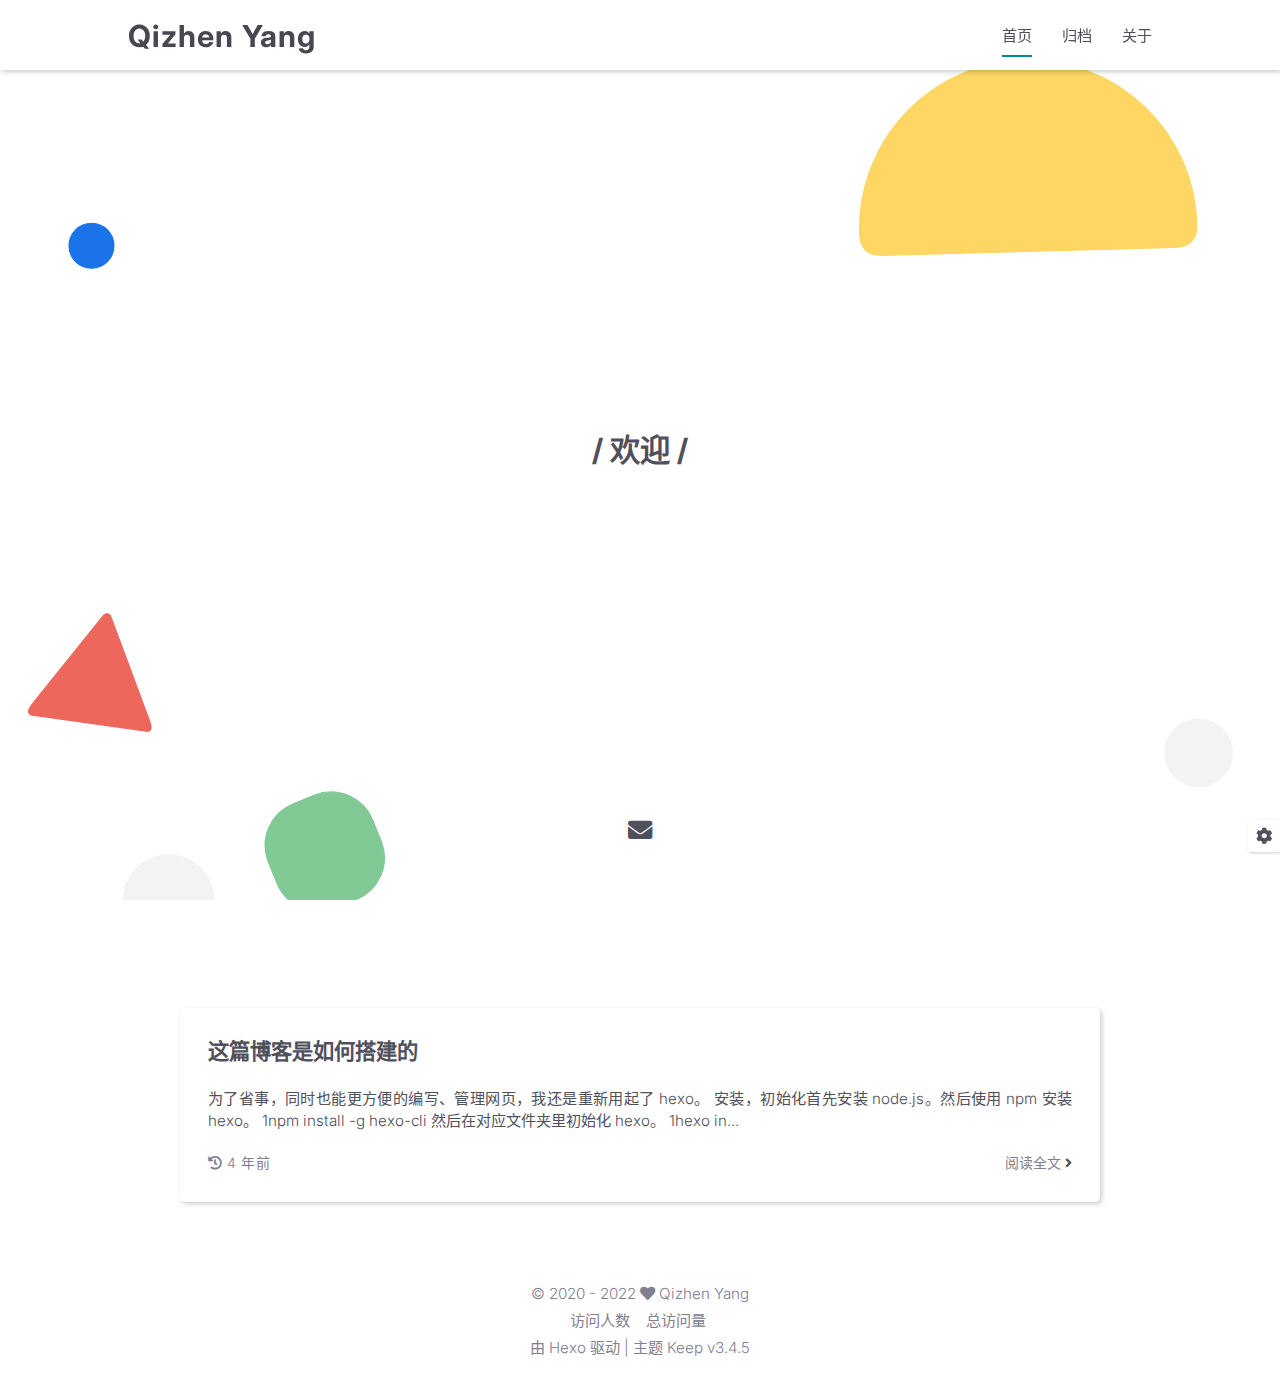
<file: index.html>
<!DOCTYPE html>
<html lang="zh-CN">
<head>
    <meta charset="utf-8">
    <meta name="viewport" content="width=device-width, initial-scale=1, maximum-scale=1">
    <meta name="keywords" content="Hexo Theme Keep">
    <meta name="description" content="Hexo Theme Keep">
    <meta name="author" content="Qizhen Yang">
    
    <title>
        
        Qizhen Yang
    </title>
    
<link rel="stylesheet" href="/css/style.css">

    <!-- <link rel="shortcut icon" href="/"> -->
    
<link rel="stylesheet" href="/css/font-awesome.min.css">

    <script id="hexo-configurations">
    let KEEP = window.KEEP || {};
    KEEP.hexo_config = {"hostname":"qizhen-yang.cn","root":"/","language":"zh-CN"};
    KEEP.theme_config = {"toc":{"enable":false,"number":false,"expand_all":false,"init_open":false},"style":{"primary_color":"#008899","article_img_align":"left","left_side_width":"260px","content_max_width":"920px","hover":{"shadow":false,"scale":false},"first_screen":{"enable":true,"background_img":"/images/bg.svg","description":"/ 欢迎 /"},"scroll":{"progress_bar":{"enable":false},"percent":{"enable":false}}},"local_search":{"enable":false,"preload":false},"code_copy":{"enable":false,"style":"default"},"pjax":{"enable":false},"lazyload":{"enable":false},"version":"3.4.5"};
    KEEP.language_ago = {"second":"%s 秒前","minute":"%s 分钟前","hour":"%s 小时前","day":"%s 天前","week":"%s 周前","month":"%s 个月前","year":"%s 年前"};
  </script>
<meta name="generator" content="Hexo 5.4.2"></head>


<body>
<div class="progress-bar-container">
    

    
</div>


<main class="page-container">

    
        <div class="first-screen-container flex-center fade-in-down-animation">
    <div class="content flex-center">
        <div class="description">
            / 欢迎 /
        </div>
        
            <div class="s-icon-list">
                            <span class="s-icon-item email">
                                <a href="mailto:hello@qizhen-yang.cn">
                                    <i class="fas fa-envelope"></i>
                                </a>
                            </span>
                        
                    

            </div>
        
    </div>
</div>

    

    <div class="page-main-content">

        <div class="page-main-content-top">
            <header class="header-wrapper">

    <div class="header-content has-first-screen">
        <div class="left">
            
            <a class="logo-title" href="/">
                Qizhen Yang
            </a>
        </div>

        <div class="right">
            <div class="pc">
                <ul class="menu-list">
                    
                        <li class="menu-item">
                            <a class="active"
                               href="/"
                            >
                                首页
                            </a>
                        </li>
                    
                        <li class="menu-item">
                            <a class=""
                               href="/archives"
                            >
                                归档
                            </a>
                        </li>
                    
                        <li class="menu-item">
                            <a class=""
                               href="/about"
                            >
                                关于
                            </a>
                        </li>
                    
                    
                </ul>
            </div>
            <div class="mobile">
                
                <div class="icon-item menu-bar">
                    <div class="menu-bar-middle"></div>
                </div>
            </div>
        </div>
    </div>

    <div class="header-drawer">
        <ul class="drawer-menu-list">
            
                <li class="drawer-menu-item flex-center">
                    <a class="active"
                       href="/">首页</a>
                </li>
            
                <li class="drawer-menu-item flex-center">
                    <a class=""
                       href="/archives">归档</a>
                </li>
            
                <li class="drawer-menu-item flex-center">
                    <a class=""
                       href="/about">关于</a>
                </li>
            
        </ul>
    </div>

    <div class="window-mask"></div>

</header>


        </div>

        <div class="page-main-content-middle">

            <div class="main-content">

                
                    <div class="home-content-container fade-in-down-animation">
    <ul class="home-article-list">
        
            <li class="home-article-item">

                

                <h3 class="home-article-title">
                    <a href="/2022/08/02/%E8%BF%99%E7%AF%87%E5%8D%9A%E5%AE%A2%E6%98%AF%E5%A6%82%E4%BD%95%E6%90%AD%E5%BB%BA%E7%9A%84/">
                        这篇博客是如何搭建的
                    </a>
                </h3>

                <div class="home-article-content markdown-body">
                    
                        为了省事，同时也能更方便的编写、管理网页，我还是重新用起了 hexo。
安装，初始化首先安装 node.js。然后使用 npm 安装 hexo。
1npm install -g hexo-cli
然后在对应文件夹里初始化 hexo。
1hexo in...
                    
                </div>

                <div class="home-article-meta-info-container">
    <div class="home-article-meta-info">
        <span><i class="fas fa-history"></i>&nbsp;<span class="home-article-date" data-date="Tue Aug 02 2022 17:04:54 GMT+0800">2022-08-02</span></span>
        
        
    </div>

    <a href="/2022/08/02/%E8%BF%99%E7%AF%87%E5%8D%9A%E5%AE%A2%E6%98%AF%E5%A6%82%E4%BD%95%E6%90%AD%E5%BB%BA%E7%9A%84/">阅读全文&nbsp;<i class="fas fa-angle-right"></i></a>
</div>

            </li>
        
    </ul>

    <div class="home-paginator">
        <div class="paginator">
    

    
</div>

    </div>
</div>


                
            </div>

        </div>

        <div class="page-main-content-bottom">
            <footer class="footer">
    <div class="info-container">
        <div class="copyright-info info-item">
            &copy;
            
              <span>2020</span>
              -
            
            2022&nbsp;<i class="fas fa-heart icon-animate"></i>&nbsp;<a href="/">Qizhen Yang</a>
        </div>
        
            <script async  src="//busuanzi.ibruce.info/busuanzi/2.3/busuanzi.pure.mini.js"></script>
            <div class="website-count info-item">
                
                    <span id="busuanzi_container_site_uv">
                        访问人数&nbsp;<span id="busuanzi_value_site_uv"></span>&ensp;
                    </span>
                
                
                    <span id="busuanzi_container_site_pv">
                        总访问量&nbsp;<span id="busuanzi_value_site_pv"></span>
                    </span>
                
            </div>
        
        <div class="theme-info info-item">
            由 <a target="_blank" href="https://hexo.io">Hexo</a> 驱动&nbsp;|&nbsp;主题&nbsp;<a class="theme-version" target="_blank" href="https://github.com/XPoet/hexo-theme-keep">Keep v3.4.5</a>
        </div>
        
        
    </div>
</footer>

        </div>
    </div>

    

    <div class="right-bottom-side-tools">
        <div class="side-tools-container">
    <ul class="side-tools-list">
        <li class="tools-item tool-font-adjust-plus flex-center">
            <i class="fas fa-search-plus"></i>
        </li>

        <li class="tools-item tool-font-adjust-minus flex-center">
            <i class="fas fa-search-minus"></i>
        </li>

        <li class="tools-item tool-expand-width flex-center">
            <i class="fas fa-arrows-alt-h"></i>
        </li>

        <li class="tools-item tool-dark-light-toggle flex-center">
            <i class="fas fa-moon"></i>
        </li>

        <!-- rss -->
        

        
            <li class="tools-item tool-scroll-to-top flex-center">
                <i class="fas fa-arrow-up"></i>
            </li>
        

        <li class="tools-item tool-scroll-to-bottom flex-center">
            <i class="fas fa-arrow-down"></i>
        </li>
    </ul>

    <ul class="exposed-tools-list">
        <li class="tools-item tool-toggle-show flex-center">
            <i class="fas fa-cog fa-spin"></i>
        </li>
        
    </ul>
</div>

    </div>

    

    <div class="image-viewer-container">
    <img src="">
</div>


    

</main>





<script src="/js/utils.js"></script>

<script src="/js/main.js"></script>

<script src="/js/header-shrink.js"></script>

<script src="/js/back2top.js"></script>

<script src="/js/dark-light-toggle.js"></script>








<div class="post-scripts">
    
</div>



</body>
</html>
</file>
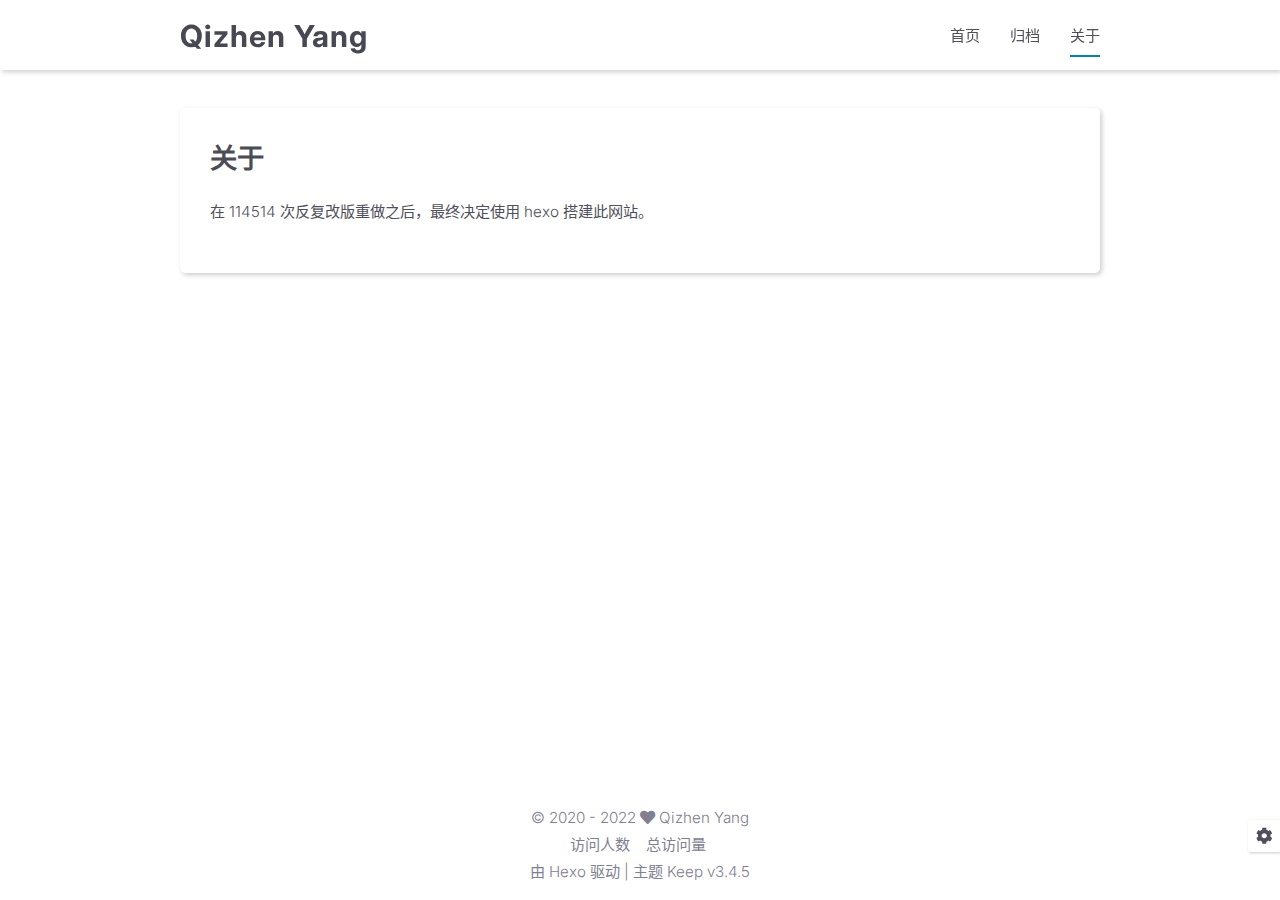
<file: about/index.html>
<!DOCTYPE html>
<html lang="zh-CN">
<head>
    <meta charset="utf-8">
    <meta name="viewport" content="width=device-width, initial-scale=1, maximum-scale=1">
    <meta name="keywords" content="Hexo Theme Keep">
    <meta name="description" content="Hexo Theme Keep">
    <meta name="author" content="Qizhen Yang">
    
    <title>
        
            关于 |
        
        Qizhen Yang
    </title>
    
<link rel="stylesheet" href="/css/style.css">

    <!-- <link rel="shortcut icon" href="/"> -->
    
<link rel="stylesheet" href="/css/font-awesome.min.css">

    <script id="hexo-configurations">
    let KEEP = window.KEEP || {};
    KEEP.hexo_config = {"hostname":"qizhen-yang.cn","root":"/","language":"zh-CN"};
    KEEP.theme_config = {"toc":{"enable":false,"number":false,"expand_all":false,"init_open":false},"style":{"primary_color":"#008899","article_img_align":"left","left_side_width":"260px","content_max_width":"920px","hover":{"shadow":false,"scale":false},"first_screen":{"enable":true,"background_img":"/images/bg.svg","description":"/ 欢迎 /"},"scroll":{"progress_bar":{"enable":false},"percent":{"enable":false}}},"local_search":{"enable":false,"preload":false},"code_copy":{"enable":false,"style":"default"},"pjax":{"enable":false},"lazyload":{"enable":false},"version":"3.4.5"};
    KEEP.language_ago = {"second":"%s 秒前","minute":"%s 分钟前","hour":"%s 小时前","day":"%s 天前","week":"%s 周前","month":"%s 个月前","year":"%s 年前"};
  </script>
<meta name="generator" content="Hexo 5.4.2"></head>


<body>
<div class="progress-bar-container">
    

    
</div>


<main class="page-container">

    

    <div class="page-main-content">

        <div class="page-main-content-top">
            <header class="header-wrapper">

    <div class="header-content">
        <div class="left">
            
            <a class="logo-title" href="/">
                Qizhen Yang
            </a>
        </div>

        <div class="right">
            <div class="pc">
                <ul class="menu-list">
                    
                        <li class="menu-item">
                            <a class=""
                               href="/"
                            >
                                首页
                            </a>
                        </li>
                    
                        <li class="menu-item">
                            <a class=""
                               href="/archives"
                            >
                                归档
                            </a>
                        </li>
                    
                        <li class="menu-item">
                            <a class="active"
                               href="/about"
                            >
                                关于
                            </a>
                        </li>
                    
                    
                </ul>
            </div>
            <div class="mobile">
                
                <div class="icon-item menu-bar">
                    <div class="menu-bar-middle"></div>
                </div>
            </div>
        </div>
    </div>

    <div class="header-drawer">
        <ul class="drawer-menu-list">
            
                <li class="drawer-menu-item flex-center">
                    <a class=""
                       href="/">首页</a>
                </li>
            
                <li class="drawer-menu-item flex-center">
                    <a class=""
                       href="/archives">归档</a>
                </li>
            
                <li class="drawer-menu-item flex-center">
                    <a class="active"
                       href="/about">关于</a>
                </li>
            
        </ul>
    </div>

    <div class="window-mask"></div>

</header>


        </div>

        <div class="page-main-content-middle">

            <div class="main-content">

                
                    <div class="fade-in-down-animation">
    <div class="page-template-container">
        
        
        <div class="page-template-content markdown-body">
            
                <h1 id="关于"><a href="#关于" class="headerlink" title="关于"></a>关于</h1><p>在 114514 次反复改版重做之后，最终决定使用 hexo 搭建此网站。</p>

            
        </div>
        <div class="page-template-comments">
            
        </div>
    </div>
</div>


                
            </div>

        </div>

        <div class="page-main-content-bottom">
            <footer class="footer">
    <div class="info-container">
        <div class="copyright-info info-item">
            &copy;
            
              <span>2020</span>
              -
            
            2022&nbsp;<i class="fas fa-heart icon-animate"></i>&nbsp;<a href="/">Qizhen Yang</a>
        </div>
        
            <script async  src="//busuanzi.ibruce.info/busuanzi/2.3/busuanzi.pure.mini.js"></script>
            <div class="website-count info-item">
                
                    <span id="busuanzi_container_site_uv">
                        访问人数&nbsp;<span id="busuanzi_value_site_uv"></span>&ensp;
                    </span>
                
                
                    <span id="busuanzi_container_site_pv">
                        总访问量&nbsp;<span id="busuanzi_value_site_pv"></span>
                    </span>
                
            </div>
        
        <div class="theme-info info-item">
            由 <a target="_blank" href="https://hexo.io">Hexo</a> 驱动&nbsp;|&nbsp;主题&nbsp;<a class="theme-version" target="_blank" href="https://github.com/XPoet/hexo-theme-keep">Keep v3.4.5</a>
        </div>
        
        
    </div>
</footer>

        </div>
    </div>

    

    <div class="right-bottom-side-tools">
        <div class="side-tools-container">
    <ul class="side-tools-list">
        <li class="tools-item tool-font-adjust-plus flex-center">
            <i class="fas fa-search-plus"></i>
        </li>

        <li class="tools-item tool-font-adjust-minus flex-center">
            <i class="fas fa-search-minus"></i>
        </li>

        <li class="tools-item tool-expand-width flex-center">
            <i class="fas fa-arrows-alt-h"></i>
        </li>

        <li class="tools-item tool-dark-light-toggle flex-center">
            <i class="fas fa-moon"></i>
        </li>

        <!-- rss -->
        

        
            <li class="tools-item tool-scroll-to-top flex-center">
                <i class="fas fa-arrow-up"></i>
            </li>
        

        <li class="tools-item tool-scroll-to-bottom flex-center">
            <i class="fas fa-arrow-down"></i>
        </li>
    </ul>

    <ul class="exposed-tools-list">
        <li class="tools-item tool-toggle-show flex-center">
            <i class="fas fa-cog fa-spin"></i>
        </li>
        
    </ul>
</div>

    </div>

    

    <div class="image-viewer-container">
    <img src="">
</div>


    

</main>




<script src="/js/utils.js"></script>

<script src="/js/main.js"></script>

<script src="/js/header-shrink.js"></script>

<script src="/js/back2top.js"></script>

<script src="/js/dark-light-toggle.js"></script>








<div class="post-scripts">
    
</div>



</body>
</html>
</file>
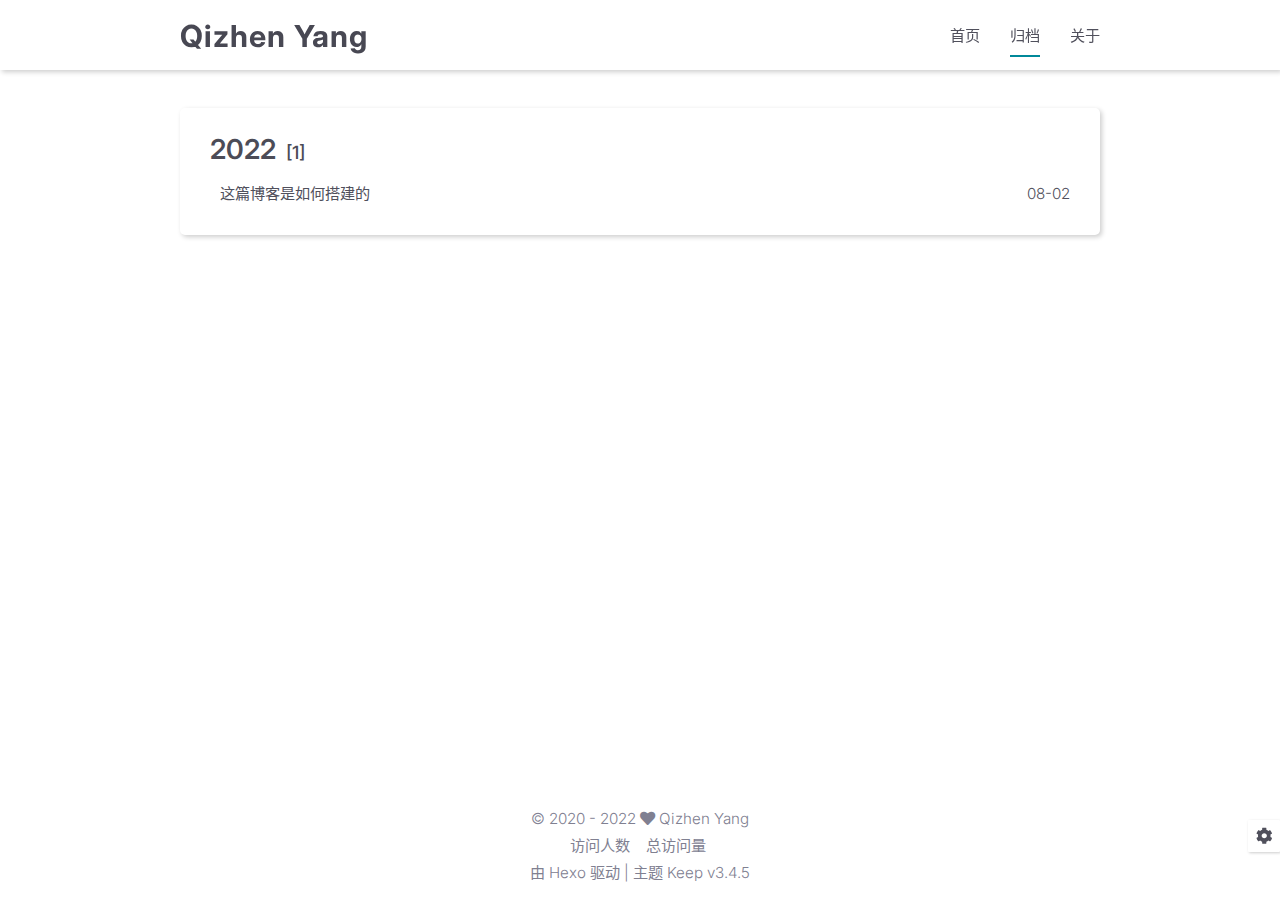
<file: archives/index.html>
<!DOCTYPE html>
<html lang="zh-CN">
<head>
    <meta charset="utf-8">
    <meta name="viewport" content="width=device-width, initial-scale=1, maximum-scale=1">
    <meta name="keywords" content="Hexo Theme Keep">
    <meta name="description" content="Hexo Theme Keep">
    <meta name="author" content="Qizhen Yang">
    
    <title>
        
            归档 |
        
        Qizhen Yang
    </title>
    
<link rel="stylesheet" href="/css/style.css">

    <!-- <link rel="shortcut icon" href="/"> -->
    
<link rel="stylesheet" href="/css/font-awesome.min.css">

    <script id="hexo-configurations">
    let KEEP = window.KEEP || {};
    KEEP.hexo_config = {"hostname":"qizhen-yang.cn","root":"/","language":"zh-CN"};
    KEEP.theme_config = {"toc":{"enable":false,"number":false,"expand_all":false,"init_open":false},"style":{"primary_color":"#008899","article_img_align":"left","left_side_width":"260px","content_max_width":"920px","hover":{"shadow":false,"scale":false},"first_screen":{"enable":true,"background_img":"/images/bg.svg","description":"/ 欢迎 /"},"scroll":{"progress_bar":{"enable":false},"percent":{"enable":false}}},"local_search":{"enable":false,"preload":false},"code_copy":{"enable":false,"style":"default"},"pjax":{"enable":false},"lazyload":{"enable":false},"version":"3.4.5"};
    KEEP.language_ago = {"second":"%s 秒前","minute":"%s 分钟前","hour":"%s 小时前","day":"%s 天前","week":"%s 周前","month":"%s 个月前","year":"%s 年前"};
  </script>
<meta name="generator" content="Hexo 5.4.2"></head>


<body>
<div class="progress-bar-container">
    

    
</div>


<main class="page-container">

    

    <div class="page-main-content">

        <div class="page-main-content-top">
            <header class="header-wrapper">

    <div class="header-content">
        <div class="left">
            
            <a class="logo-title" href="/">
                Qizhen Yang
            </a>
        </div>

        <div class="right">
            <div class="pc">
                <ul class="menu-list">
                    
                        <li class="menu-item">
                            <a class=""
                               href="/"
                            >
                                首页
                            </a>
                        </li>
                    
                        <li class="menu-item">
                            <a class="active"
                               href="/archives"
                            >
                                归档
                            </a>
                        </li>
                    
                        <li class="menu-item">
                            <a class=""
                               href="/about"
                            >
                                关于
                            </a>
                        </li>
                    
                    
                </ul>
            </div>
            <div class="mobile">
                
                <div class="icon-item menu-bar">
                    <div class="menu-bar-middle"></div>
                </div>
            </div>
        </div>
    </div>

    <div class="header-drawer">
        <ul class="drawer-menu-list">
            
                <li class="drawer-menu-item flex-center">
                    <a class=""
                       href="/">首页</a>
                </li>
            
                <li class="drawer-menu-item flex-center">
                    <a class="active"
                       href="/archives">归档</a>
                </li>
            
                <li class="drawer-menu-item flex-center">
                    <a class=""
                       href="/about">关于</a>
                </li>
            
        </ul>
    </div>

    <div class="window-mask"></div>

</header>


        </div>

        <div class="page-main-content-middle">

            <div class="main-content">

                
                    <div class="fade-in-down-animation">
    <div class="archive-container ">
        
<div class="archive-list-container">
    
        <section class="archive-item">
            <div class="archive-item-header">
                <span class="archive-year">2022</span>
                <span class="archive-year-post-count">[1]</span>
            </div>
            <ul class="article-list">
                
                    <li class="article-item">
                        <a class="article-title"
                           href="/2022/08/02/%E8%BF%99%E7%AF%87%E5%8D%9A%E5%AE%A2%E6%98%AF%E5%A6%82%E4%BD%95%E6%90%AD%E5%BB%BA%E7%9A%84/"
                        >这篇博客是如何搭建的</a>
                        <span class="article-date">08-02</span>
                    </li>
                
            </ul>
        </section>
    
</div>

    </div>
</div>

                
            </div>

        </div>

        <div class="page-main-content-bottom">
            <footer class="footer">
    <div class="info-container">
        <div class="copyright-info info-item">
            &copy;
            
              <span>2020</span>
              -
            
            2022&nbsp;<i class="fas fa-heart icon-animate"></i>&nbsp;<a href="/">Qizhen Yang</a>
        </div>
        
            <script async  src="//busuanzi.ibruce.info/busuanzi/2.3/busuanzi.pure.mini.js"></script>
            <div class="website-count info-item">
                
                    <span id="busuanzi_container_site_uv">
                        访问人数&nbsp;<span id="busuanzi_value_site_uv"></span>&ensp;
                    </span>
                
                
                    <span id="busuanzi_container_site_pv">
                        总访问量&nbsp;<span id="busuanzi_value_site_pv"></span>
                    </span>
                
            </div>
        
        <div class="theme-info info-item">
            由 <a target="_blank" href="https://hexo.io">Hexo</a> 驱动&nbsp;|&nbsp;主题&nbsp;<a class="theme-version" target="_blank" href="https://github.com/XPoet/hexo-theme-keep">Keep v3.4.5</a>
        </div>
        
        
    </div>
</footer>

        </div>
    </div>

    

    <div class="right-bottom-side-tools">
        <div class="side-tools-container">
    <ul class="side-tools-list">
        <li class="tools-item tool-font-adjust-plus flex-center">
            <i class="fas fa-search-plus"></i>
        </li>

        <li class="tools-item tool-font-adjust-minus flex-center">
            <i class="fas fa-search-minus"></i>
        </li>

        <li class="tools-item tool-expand-width flex-center">
            <i class="fas fa-arrows-alt-h"></i>
        </li>

        <li class="tools-item tool-dark-light-toggle flex-center">
            <i class="fas fa-moon"></i>
        </li>

        <!-- rss -->
        

        
            <li class="tools-item tool-scroll-to-top flex-center">
                <i class="fas fa-arrow-up"></i>
            </li>
        

        <li class="tools-item tool-scroll-to-bottom flex-center">
            <i class="fas fa-arrow-down"></i>
        </li>
    </ul>

    <ul class="exposed-tools-list">
        <li class="tools-item tool-toggle-show flex-center">
            <i class="fas fa-cog fa-spin"></i>
        </li>
        
    </ul>
</div>

    </div>

    

    <div class="image-viewer-container">
    <img src="">
</div>


    

</main>




<script src="/js/utils.js"></script>

<script src="/js/main.js"></script>

<script src="/js/header-shrink.js"></script>

<script src="/js/back2top.js"></script>

<script src="/js/dark-light-toggle.js"></script>








<div class="post-scripts">
    
</div>



</body>
</html>
</file>
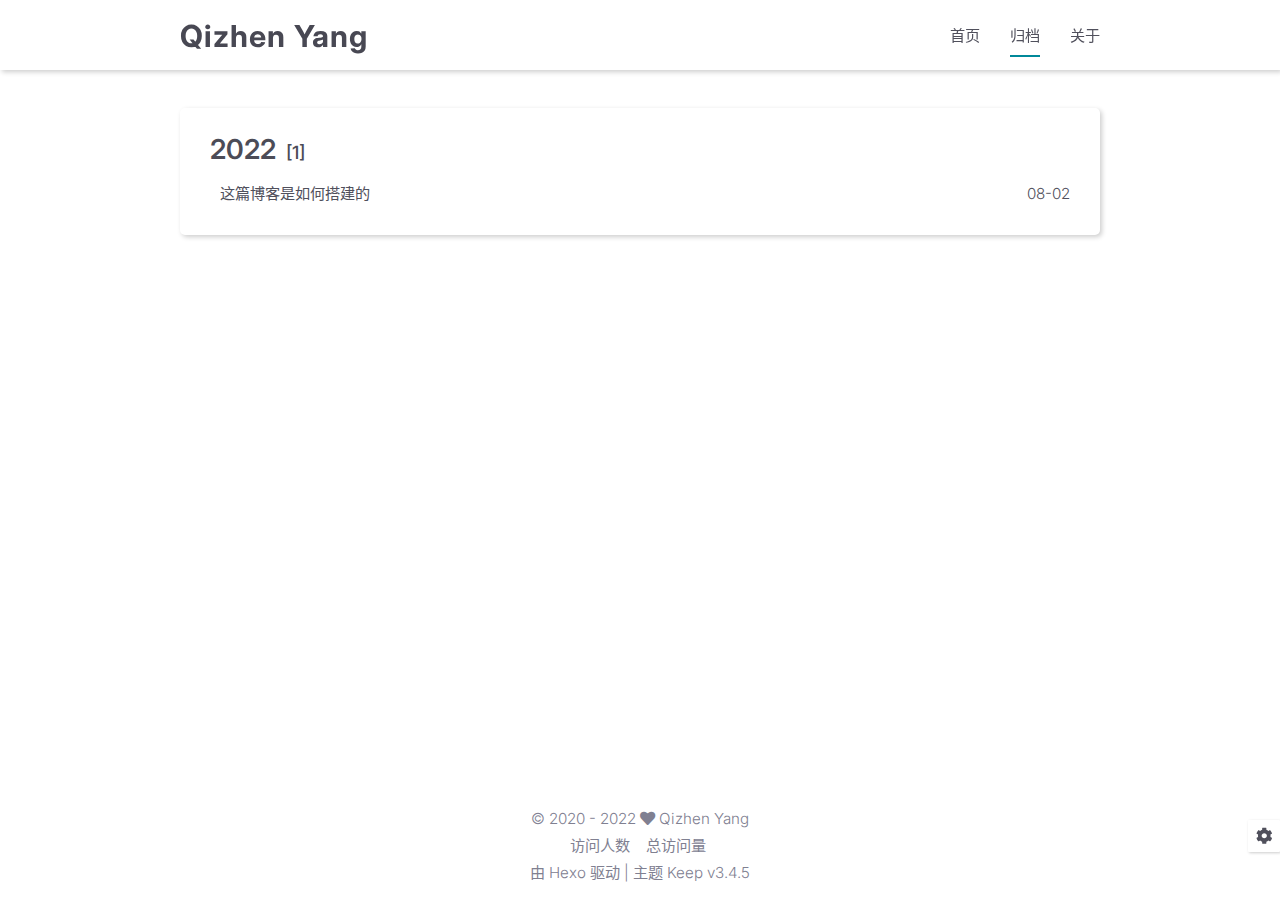
<file: archives/2022/index.html>
<!DOCTYPE html>
<html lang="zh-CN">
<head>
    <meta charset="utf-8">
    <meta name="viewport" content="width=device-width, initial-scale=1, maximum-scale=1">
    <meta name="keywords" content="Hexo Theme Keep">
    <meta name="description" content="Hexo Theme Keep">
    <meta name="author" content="Qizhen Yang">
    
    <title>
        
            归档: 2022 |
        
        Qizhen Yang
    </title>
    
<link rel="stylesheet" href="/css/style.css">

    <!-- <link rel="shortcut icon" href="/"> -->
    
<link rel="stylesheet" href="/css/font-awesome.min.css">

    <script id="hexo-configurations">
    let KEEP = window.KEEP || {};
    KEEP.hexo_config = {"hostname":"qizhen-yang.cn","root":"/","language":"zh-CN"};
    KEEP.theme_config = {"toc":{"enable":false,"number":false,"expand_all":false,"init_open":false},"style":{"primary_color":"#008899","article_img_align":"left","left_side_width":"260px","content_max_width":"920px","hover":{"shadow":false,"scale":false},"first_screen":{"enable":true,"background_img":"/images/bg.svg","description":"/ 欢迎 /"},"scroll":{"progress_bar":{"enable":false},"percent":{"enable":false}}},"local_search":{"enable":false,"preload":false},"code_copy":{"enable":false,"style":"default"},"pjax":{"enable":false},"lazyload":{"enable":false},"version":"3.4.5"};
    KEEP.language_ago = {"second":"%s 秒前","minute":"%s 分钟前","hour":"%s 小时前","day":"%s 天前","week":"%s 周前","month":"%s 个月前","year":"%s 年前"};
  </script>
<meta name="generator" content="Hexo 5.4.2"></head>


<body>
<div class="progress-bar-container">
    

    
</div>


<main class="page-container">

    

    <div class="page-main-content">

        <div class="page-main-content-top">
            <header class="header-wrapper">

    <div class="header-content">
        <div class="left">
            
            <a class="logo-title" href="/">
                Qizhen Yang
            </a>
        </div>

        <div class="right">
            <div class="pc">
                <ul class="menu-list">
                    
                        <li class="menu-item">
                            <a class=""
                               href="/"
                            >
                                首页
                            </a>
                        </li>
                    
                        <li class="menu-item">
                            <a class="active"
                               href="/archives"
                            >
                                归档
                            </a>
                        </li>
                    
                        <li class="menu-item">
                            <a class=""
                               href="/about"
                            >
                                关于
                            </a>
                        </li>
                    
                    
                </ul>
            </div>
            <div class="mobile">
                
                <div class="icon-item menu-bar">
                    <div class="menu-bar-middle"></div>
                </div>
            </div>
        </div>
    </div>

    <div class="header-drawer">
        <ul class="drawer-menu-list">
            
                <li class="drawer-menu-item flex-center">
                    <a class=""
                       href="/">首页</a>
                </li>
            
                <li class="drawer-menu-item flex-center">
                    <a class="active"
                       href="/archives">归档</a>
                </li>
            
                <li class="drawer-menu-item flex-center">
                    <a class=""
                       href="/about">关于</a>
                </li>
            
        </ul>
    </div>

    <div class="window-mask"></div>

</header>


        </div>

        <div class="page-main-content-middle">

            <div class="main-content">

                
                    <div class="fade-in-down-animation">
    <div class="archive-container ">
        
<div class="archive-list-container">
    
        <section class="archive-item">
            <div class="archive-item-header">
                <span class="archive-year">2022</span>
                <span class="archive-year-post-count">[1]</span>
            </div>
            <ul class="article-list">
                
                    <li class="article-item">
                        <a class="article-title"
                           href="/2022/08/02/%E8%BF%99%E7%AF%87%E5%8D%9A%E5%AE%A2%E6%98%AF%E5%A6%82%E4%BD%95%E6%90%AD%E5%BB%BA%E7%9A%84/"
                        >这篇博客是如何搭建的</a>
                        <span class="article-date">08-02</span>
                    </li>
                
            </ul>
        </section>
    
</div>

    </div>
</div>

                
            </div>

        </div>

        <div class="page-main-content-bottom">
            <footer class="footer">
    <div class="info-container">
        <div class="copyright-info info-item">
            &copy;
            
              <span>2020</span>
              -
            
            2022&nbsp;<i class="fas fa-heart icon-animate"></i>&nbsp;<a href="/">Qizhen Yang</a>
        </div>
        
            <script async  src="//busuanzi.ibruce.info/busuanzi/2.3/busuanzi.pure.mini.js"></script>
            <div class="website-count info-item">
                
                    <span id="busuanzi_container_site_uv">
                        访问人数&nbsp;<span id="busuanzi_value_site_uv"></span>&ensp;
                    </span>
                
                
                    <span id="busuanzi_container_site_pv">
                        总访问量&nbsp;<span id="busuanzi_value_site_pv"></span>
                    </span>
                
            </div>
        
        <div class="theme-info info-item">
            由 <a target="_blank" href="https://hexo.io">Hexo</a> 驱动&nbsp;|&nbsp;主题&nbsp;<a class="theme-version" target="_blank" href="https://github.com/XPoet/hexo-theme-keep">Keep v3.4.5</a>
        </div>
        
        
    </div>
</footer>

        </div>
    </div>

    

    <div class="right-bottom-side-tools">
        <div class="side-tools-container">
    <ul class="side-tools-list">
        <li class="tools-item tool-font-adjust-plus flex-center">
            <i class="fas fa-search-plus"></i>
        </li>

        <li class="tools-item tool-font-adjust-minus flex-center">
            <i class="fas fa-search-minus"></i>
        </li>

        <li class="tools-item tool-expand-width flex-center">
            <i class="fas fa-arrows-alt-h"></i>
        </li>

        <li class="tools-item tool-dark-light-toggle flex-center">
            <i class="fas fa-moon"></i>
        </li>

        <!-- rss -->
        

        
            <li class="tools-item tool-scroll-to-top flex-center">
                <i class="fas fa-arrow-up"></i>
            </li>
        

        <li class="tools-item tool-scroll-to-bottom flex-center">
            <i class="fas fa-arrow-down"></i>
        </li>
    </ul>

    <ul class="exposed-tools-list">
        <li class="tools-item tool-toggle-show flex-center">
            <i class="fas fa-cog fa-spin"></i>
        </li>
        
    </ul>
</div>

    </div>

    

    <div class="image-viewer-container">
    <img src="">
</div>


    

</main>




<script src="/js/utils.js"></script>

<script src="/js/main.js"></script>

<script src="/js/header-shrink.js"></script>

<script src="/js/back2top.js"></script>

<script src="/js/dark-light-toggle.js"></script>








<div class="post-scripts">
    
</div>



</body>
</html>
</file>
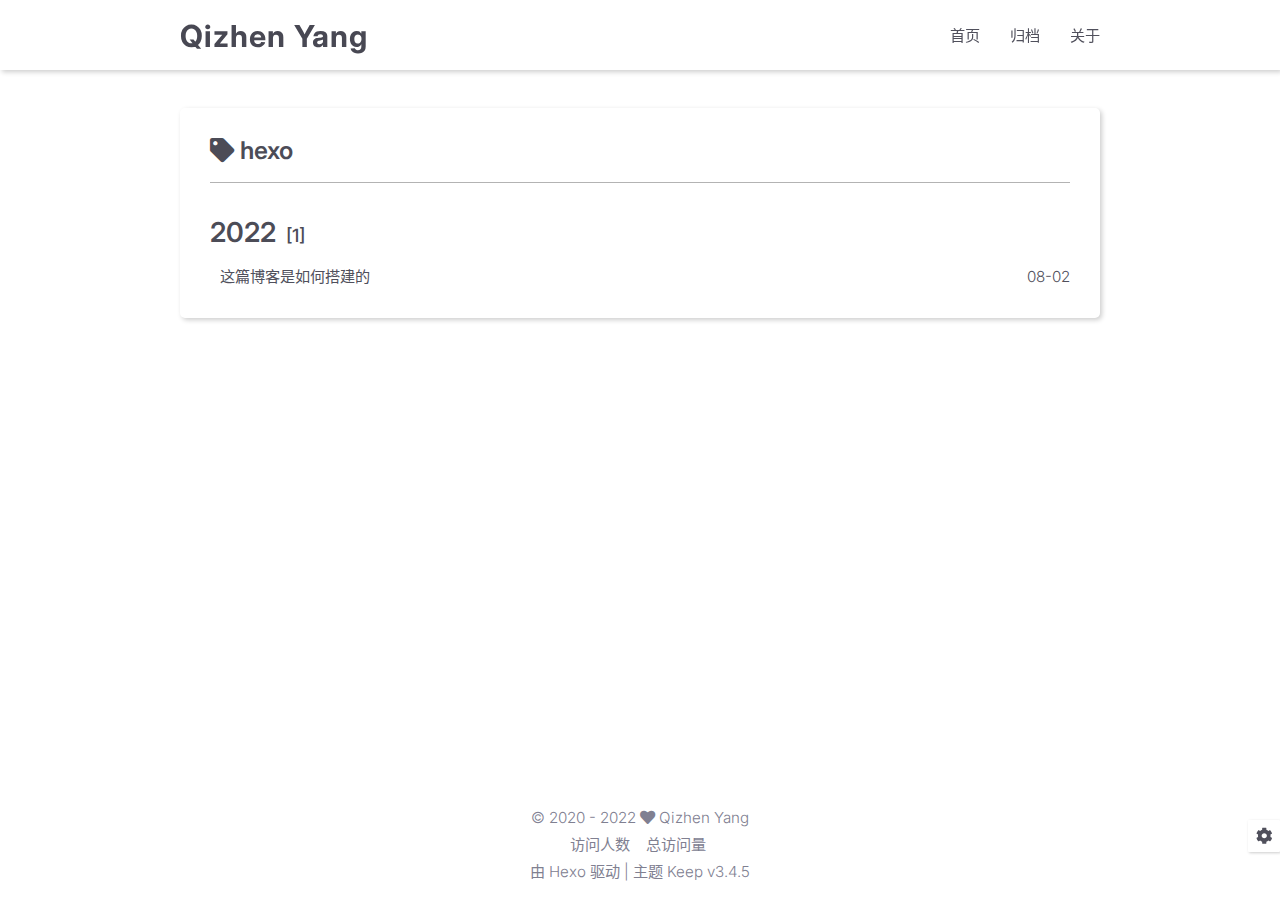
<file: tags/hexo/index.html>
<!DOCTYPE html>
<html lang="zh-CN">
<head>
    <meta charset="utf-8">
    <meta name="viewport" content="width=device-width, initial-scale=1, maximum-scale=1">
    <meta name="keywords" content="Hexo Theme Keep">
    <meta name="description" content="Hexo Theme Keep">
    <meta name="author" content="Qizhen Yang">
    
    <title>
        
            标签: hexo |
        
        Qizhen Yang
    </title>
    
<link rel="stylesheet" href="/css/style.css">

    <!-- <link rel="shortcut icon" href="/"> -->
    
<link rel="stylesheet" href="/css/font-awesome.min.css">

    <script id="hexo-configurations">
    let KEEP = window.KEEP || {};
    KEEP.hexo_config = {"hostname":"qizhen-yang.cn","root":"/","language":"zh-CN"};
    KEEP.theme_config = {"toc":{"enable":false,"number":false,"expand_all":false,"init_open":false},"style":{"primary_color":"#008899","article_img_align":"left","left_side_width":"260px","content_max_width":"920px","hover":{"shadow":false,"scale":false},"first_screen":{"enable":true,"background_img":"/images/bg.svg","description":"/ 欢迎 /"},"scroll":{"progress_bar":{"enable":false},"percent":{"enable":false}}},"local_search":{"enable":false,"preload":false},"code_copy":{"enable":false,"style":"default"},"pjax":{"enable":false},"lazyload":{"enable":false},"version":"3.4.5"};
    KEEP.language_ago = {"second":"%s 秒前","minute":"%s 分钟前","hour":"%s 小时前","day":"%s 天前","week":"%s 周前","month":"%s 个月前","year":"%s 年前"};
  </script>
<meta name="generator" content="Hexo 5.4.2"></head>


<body>
<div class="progress-bar-container">
    

    
</div>


<main class="page-container">

    

    <div class="page-main-content">

        <div class="page-main-content-top">
            <header class="header-wrapper">

    <div class="header-content">
        <div class="left">
            
            <a class="logo-title" href="/">
                Qizhen Yang
            </a>
        </div>

        <div class="right">
            <div class="pc">
                <ul class="menu-list">
                    
                        <li class="menu-item">
                            <a class=""
                               href="/"
                            >
                                首页
                            </a>
                        </li>
                    
                        <li class="menu-item">
                            <a class=""
                               href="/archives"
                            >
                                归档
                            </a>
                        </li>
                    
                        <li class="menu-item">
                            <a class=""
                               href="/about"
                            >
                                关于
                            </a>
                        </li>
                    
                    
                </ul>
            </div>
            <div class="mobile">
                
                <div class="icon-item menu-bar">
                    <div class="menu-bar-middle"></div>
                </div>
            </div>
        </div>
    </div>

    <div class="header-drawer">
        <ul class="drawer-menu-list">
            
                <li class="drawer-menu-item flex-center">
                    <a class=""
                       href="/">首页</a>
                </li>
            
                <li class="drawer-menu-item flex-center">
                    <a class=""
                       href="/archives">归档</a>
                </li>
            
                <li class="drawer-menu-item flex-center">
                    <a class=""
                       href="/about">关于</a>
                </li>
            
        </ul>
    </div>

    <div class="window-mask"></div>

</header>


        </div>

        <div class="page-main-content-middle">

            <div class="main-content">

                
                    <div class="fade-in-down-animation">
    <div class="tag-container">
        <div class="tag-name"><i class="fas fa-tag"></i>&nbsp;hexo
        </div>
        <div class="tag-post-list">
            
<div class="archive-list-container">
    
        <section class="archive-item">
            <div class="archive-item-header">
                <span class="archive-year">2022</span>
                <span class="archive-year-post-count">[1]</span>
            </div>
            <ul class="article-list">
                
                    <li class="article-item">
                        <a class="article-title"
                           href="/2022/08/02/%E8%BF%99%E7%AF%87%E5%8D%9A%E5%AE%A2%E6%98%AF%E5%A6%82%E4%BD%95%E6%90%AD%E5%BB%BA%E7%9A%84/"
                        >这篇博客是如何搭建的</a>
                        <span class="article-date">08-02</span>
                    </li>
                
            </ul>
        </section>
    
</div>

        </div>
    </div>

    <div class="tag-paginator">
        <div class="paginator">
    

    
</div>

    </div>
</div>


                
            </div>

        </div>

        <div class="page-main-content-bottom">
            <footer class="footer">
    <div class="info-container">
        <div class="copyright-info info-item">
            &copy;
            
              <span>2020</span>
              -
            
            2022&nbsp;<i class="fas fa-heart icon-animate"></i>&nbsp;<a href="/">Qizhen Yang</a>
        </div>
        
            <script async  src="//busuanzi.ibruce.info/busuanzi/2.3/busuanzi.pure.mini.js"></script>
            <div class="website-count info-item">
                
                    <span id="busuanzi_container_site_uv">
                        访问人数&nbsp;<span id="busuanzi_value_site_uv"></span>&ensp;
                    </span>
                
                
                    <span id="busuanzi_container_site_pv">
                        总访问量&nbsp;<span id="busuanzi_value_site_pv"></span>
                    </span>
                
            </div>
        
        <div class="theme-info info-item">
            由 <a target="_blank" href="https://hexo.io">Hexo</a> 驱动&nbsp;|&nbsp;主题&nbsp;<a class="theme-version" target="_blank" href="https://github.com/XPoet/hexo-theme-keep">Keep v3.4.5</a>
        </div>
        
        
    </div>
</footer>

        </div>
    </div>

    

    <div class="right-bottom-side-tools">
        <div class="side-tools-container">
    <ul class="side-tools-list">
        <li class="tools-item tool-font-adjust-plus flex-center">
            <i class="fas fa-search-plus"></i>
        </li>

        <li class="tools-item tool-font-adjust-minus flex-center">
            <i class="fas fa-search-minus"></i>
        </li>

        <li class="tools-item tool-expand-width flex-center">
            <i class="fas fa-arrows-alt-h"></i>
        </li>

        <li class="tools-item tool-dark-light-toggle flex-center">
            <i class="fas fa-moon"></i>
        </li>

        <!-- rss -->
        

        
            <li class="tools-item tool-scroll-to-top flex-center">
                <i class="fas fa-arrow-up"></i>
            </li>
        

        <li class="tools-item tool-scroll-to-bottom flex-center">
            <i class="fas fa-arrow-down"></i>
        </li>
    </ul>

    <ul class="exposed-tools-list">
        <li class="tools-item tool-toggle-show flex-center">
            <i class="fas fa-cog fa-spin"></i>
        </li>
        
    </ul>
</div>

    </div>

    

    <div class="image-viewer-container">
    <img src="">
</div>


    

</main>




<script src="/js/utils.js"></script>

<script src="/js/main.js"></script>

<script src="/js/header-shrink.js"></script>

<script src="/js/back2top.js"></script>

<script src="/js/dark-light-toggle.js"></script>








<div class="post-scripts">
    
</div>



</body>
</html>
</file>
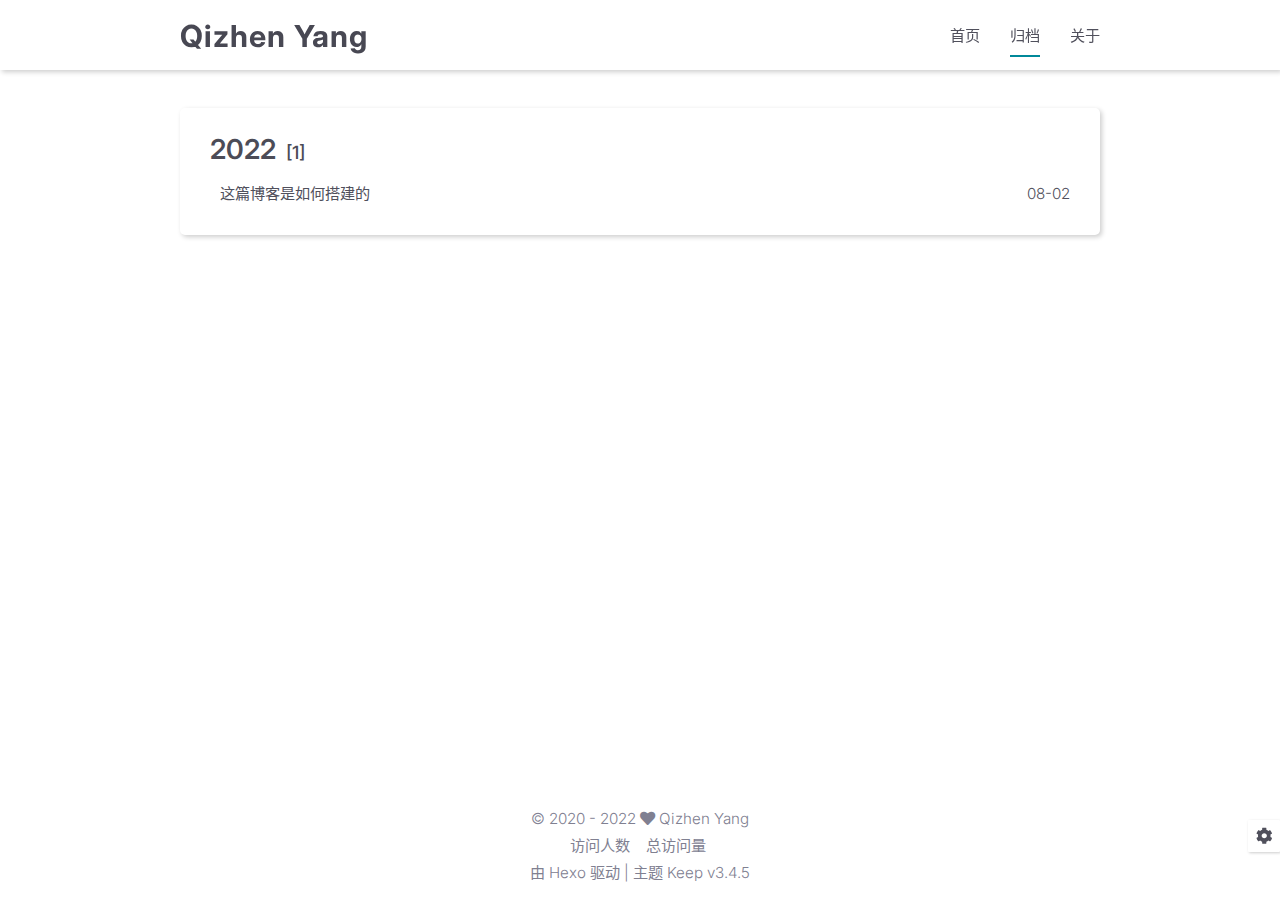
<file: archives/2022/08/index.html>
<!DOCTYPE html>
<html lang="zh-CN">
<head>
    <meta charset="utf-8">
    <meta name="viewport" content="width=device-width, initial-scale=1, maximum-scale=1">
    <meta name="keywords" content="Hexo Theme Keep">
    <meta name="description" content="Hexo Theme Keep">
    <meta name="author" content="Qizhen Yang">
    
    <title>
        
            归档: 2022/8 |
        
        Qizhen Yang
    </title>
    
<link rel="stylesheet" href="/css/style.css">

    <!-- <link rel="shortcut icon" href="/"> -->
    
<link rel="stylesheet" href="/css/font-awesome.min.css">

    <script id="hexo-configurations">
    let KEEP = window.KEEP || {};
    KEEP.hexo_config = {"hostname":"qizhen-yang.cn","root":"/","language":"zh-CN"};
    KEEP.theme_config = {"toc":{"enable":false,"number":false,"expand_all":false,"init_open":false},"style":{"primary_color":"#008899","article_img_align":"left","left_side_width":"260px","content_max_width":"920px","hover":{"shadow":false,"scale":false},"first_screen":{"enable":true,"background_img":"/images/bg.svg","description":"/ 欢迎 /"},"scroll":{"progress_bar":{"enable":false},"percent":{"enable":false}}},"local_search":{"enable":false,"preload":false},"code_copy":{"enable":false,"style":"default"},"pjax":{"enable":false},"lazyload":{"enable":false},"version":"3.4.5"};
    KEEP.language_ago = {"second":"%s 秒前","minute":"%s 分钟前","hour":"%s 小时前","day":"%s 天前","week":"%s 周前","month":"%s 个月前","year":"%s 年前"};
  </script>
<meta name="generator" content="Hexo 5.4.2"></head>


<body>
<div class="progress-bar-container">
    

    
</div>


<main class="page-container">

    

    <div class="page-main-content">

        <div class="page-main-content-top">
            <header class="header-wrapper">

    <div class="header-content">
        <div class="left">
            
            <a class="logo-title" href="/">
                Qizhen Yang
            </a>
        </div>

        <div class="right">
            <div class="pc">
                <ul class="menu-list">
                    
                        <li class="menu-item">
                            <a class=""
                               href="/"
                            >
                                首页
                            </a>
                        </li>
                    
                        <li class="menu-item">
                            <a class="active"
                               href="/archives"
                            >
                                归档
                            </a>
                        </li>
                    
                        <li class="menu-item">
                            <a class=""
                               href="/about"
                            >
                                关于
                            </a>
                        </li>
                    
                    
                </ul>
            </div>
            <div class="mobile">
                
                <div class="icon-item menu-bar">
                    <div class="menu-bar-middle"></div>
                </div>
            </div>
        </div>
    </div>

    <div class="header-drawer">
        <ul class="drawer-menu-list">
            
                <li class="drawer-menu-item flex-center">
                    <a class=""
                       href="/">首页</a>
                </li>
            
                <li class="drawer-menu-item flex-center">
                    <a class="active"
                       href="/archives">归档</a>
                </li>
            
                <li class="drawer-menu-item flex-center">
                    <a class=""
                       href="/about">关于</a>
                </li>
            
        </ul>
    </div>

    <div class="window-mask"></div>

</header>


        </div>

        <div class="page-main-content-middle">

            <div class="main-content">

                
                    <div class="fade-in-down-animation">
    <div class="archive-container ">
        
<div class="archive-list-container">
    
        <section class="archive-item">
            <div class="archive-item-header">
                <span class="archive-year">2022</span>
                <span class="archive-year-post-count">[1]</span>
            </div>
            <ul class="article-list">
                
                    <li class="article-item">
                        <a class="article-title"
                           href="/2022/08/02/%E8%BF%99%E7%AF%87%E5%8D%9A%E5%AE%A2%E6%98%AF%E5%A6%82%E4%BD%95%E6%90%AD%E5%BB%BA%E7%9A%84/"
                        >这篇博客是如何搭建的</a>
                        <span class="article-date">08-02</span>
                    </li>
                
            </ul>
        </section>
    
</div>

    </div>
</div>

                
            </div>

        </div>

        <div class="page-main-content-bottom">
            <footer class="footer">
    <div class="info-container">
        <div class="copyright-info info-item">
            &copy;
            
              <span>2020</span>
              -
            
            2022&nbsp;<i class="fas fa-heart icon-animate"></i>&nbsp;<a href="/">Qizhen Yang</a>
        </div>
        
            <script async  src="//busuanzi.ibruce.info/busuanzi/2.3/busuanzi.pure.mini.js"></script>
            <div class="website-count info-item">
                
                    <span id="busuanzi_container_site_uv">
                        访问人数&nbsp;<span id="busuanzi_value_site_uv"></span>&ensp;
                    </span>
                
                
                    <span id="busuanzi_container_site_pv">
                        总访问量&nbsp;<span id="busuanzi_value_site_pv"></span>
                    </span>
                
            </div>
        
        <div class="theme-info info-item">
            由 <a target="_blank" href="https://hexo.io">Hexo</a> 驱动&nbsp;|&nbsp;主题&nbsp;<a class="theme-version" target="_blank" href="https://github.com/XPoet/hexo-theme-keep">Keep v3.4.5</a>
        </div>
        
        
    </div>
</footer>

        </div>
    </div>

    

    <div class="right-bottom-side-tools">
        <div class="side-tools-container">
    <ul class="side-tools-list">
        <li class="tools-item tool-font-adjust-plus flex-center">
            <i class="fas fa-search-plus"></i>
        </li>

        <li class="tools-item tool-font-adjust-minus flex-center">
            <i class="fas fa-search-minus"></i>
        </li>

        <li class="tools-item tool-expand-width flex-center">
            <i class="fas fa-arrows-alt-h"></i>
        </li>

        <li class="tools-item tool-dark-light-toggle flex-center">
            <i class="fas fa-moon"></i>
        </li>

        <!-- rss -->
        

        
            <li class="tools-item tool-scroll-to-top flex-center">
                <i class="fas fa-arrow-up"></i>
            </li>
        

        <li class="tools-item tool-scroll-to-bottom flex-center">
            <i class="fas fa-arrow-down"></i>
        </li>
    </ul>

    <ul class="exposed-tools-list">
        <li class="tools-item tool-toggle-show flex-center">
            <i class="fas fa-cog fa-spin"></i>
        </li>
        
    </ul>
</div>

    </div>

    

    <div class="image-viewer-container">
    <img src="">
</div>


    

</main>




<script src="/js/utils.js"></script>

<script src="/js/main.js"></script>

<script src="/js/header-shrink.js"></script>

<script src="/js/back2top.js"></script>

<script src="/js/dark-light-toggle.js"></script>








<div class="post-scripts">
    
</div>



</body>
</html>
</file>
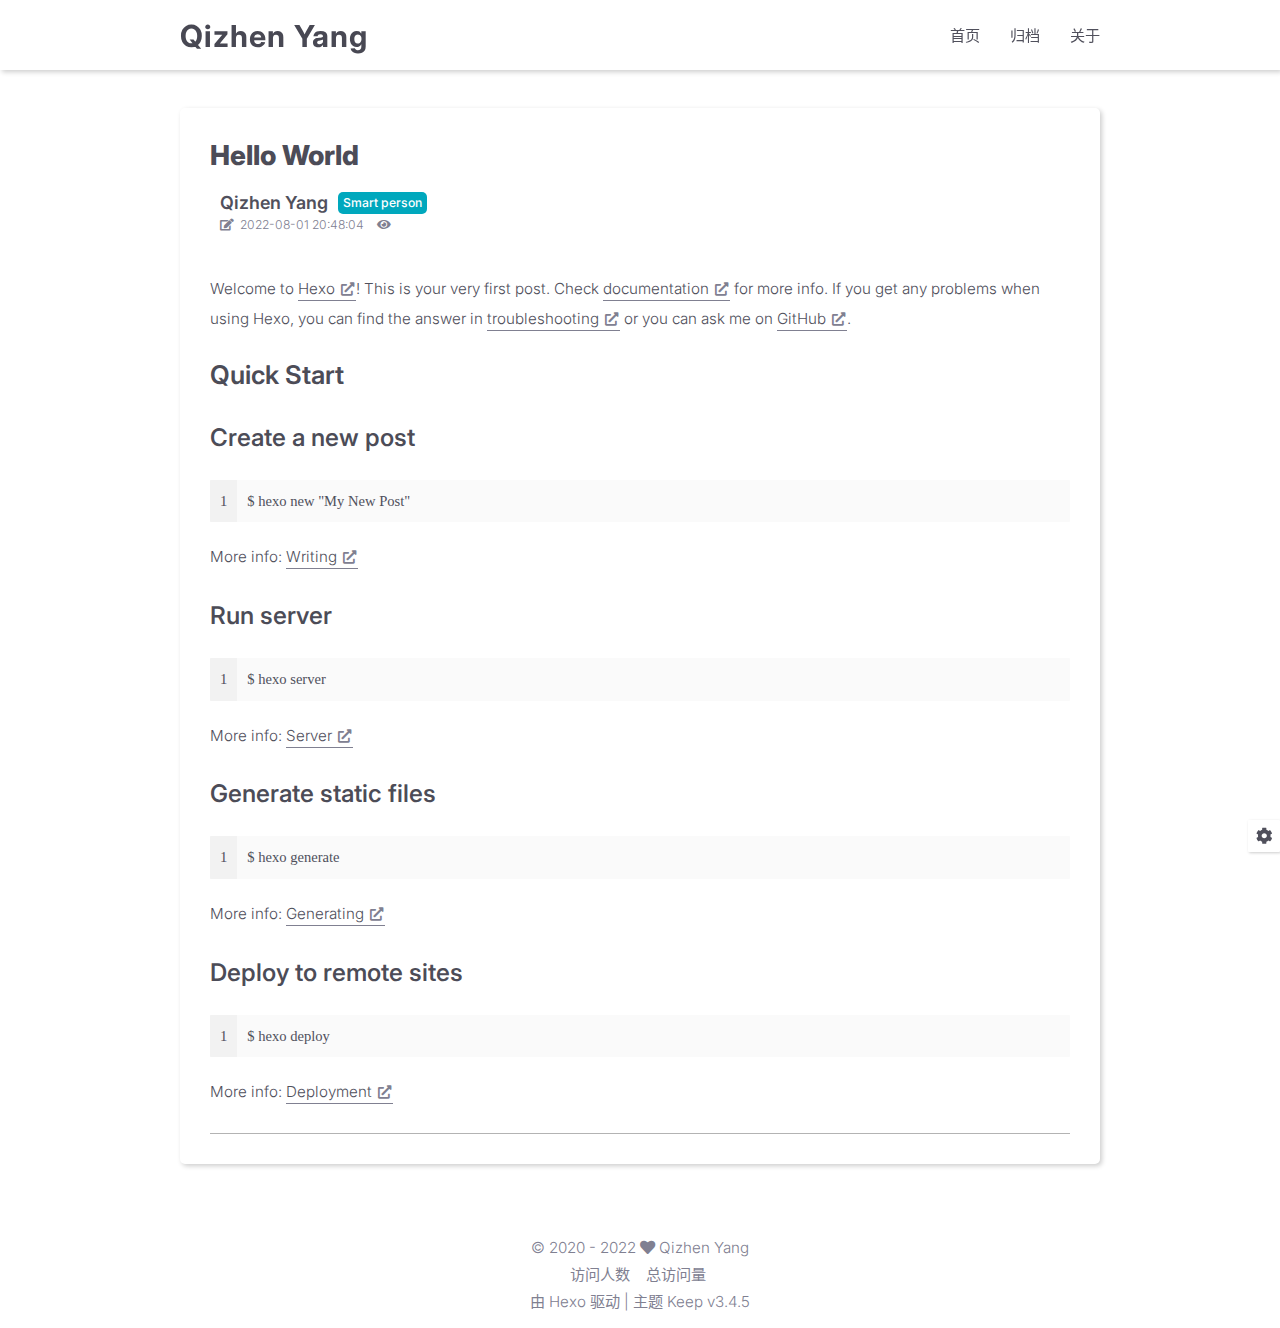
<file: 2022/08/01/hello-world/index.html>
<!DOCTYPE html>
<html lang="zh-CN">
<head>
    <meta charset="utf-8">
    <meta name="viewport" content="width=device-width, initial-scale=1, maximum-scale=1">
    <meta name="keywords" content="Hexo Theme Keep">
    <meta name="description" content="Hexo Theme Keep">
    <meta name="author" content="Qizhen Yang">
    
    <title>
        
            Hello World |
        
        Qizhen Yang
    </title>
    
<link rel="stylesheet" href="/css/style.css">

    <!-- <link rel="shortcut icon" href="/"> -->
    
<link rel="stylesheet" href="/css/font-awesome.min.css">

    <script id="hexo-configurations">
    let KEEP = window.KEEP || {};
    KEEP.hexo_config = {"hostname":"qizhen-yang.cn","root":"/","language":"zh-CN"};
    KEEP.theme_config = {"toc":{"enable":false,"number":false,"expand_all":false,"init_open":false},"style":{"primary_color":"#008899","article_img_align":"left","left_side_width":"260px","content_max_width":"920px","hover":{"shadow":false,"scale":false},"first_screen":{"enable":true,"background_img":"/images/bg.svg","description":"/ 欢迎 /"},"scroll":{"progress_bar":{"enable":false},"percent":{"enable":false}}},"local_search":{"enable":false,"preload":false},"code_copy":{"enable":false,"style":"default"},"pjax":{"enable":false},"lazyload":{"enable":false},"version":"3.4.5"};
    KEEP.language_ago = {"second":"%s 秒前","minute":"%s 分钟前","hour":"%s 小时前","day":"%s 天前","week":"%s 周前","month":"%s 个月前","year":"%s 年前"};
  </script>
<meta name="generator" content="Hexo 5.4.2"></head>


<body>
<div class="progress-bar-container">
    

    
</div>


<main class="page-container">

    

    <div class="page-main-content">

        <div class="page-main-content-top">
            <header class="header-wrapper">

    <div class="header-content">
        <div class="left">
            
            <a class="logo-title" href="/">
                Qizhen Yang
            </a>
        </div>

        <div class="right">
            <div class="pc">
                <ul class="menu-list">
                    
                        <li class="menu-item">
                            <a class=""
                               href="/"
                            >
                                首页
                            </a>
                        </li>
                    
                        <li class="menu-item">
                            <a class=""
                               href="/archives"
                            >
                                归档
                            </a>
                        </li>
                    
                        <li class="menu-item">
                            <a class=""
                               href="/about"
                            >
                                关于
                            </a>
                        </li>
                    
                    
                </ul>
            </div>
            <div class="mobile">
                
                <div class="icon-item menu-bar">
                    <div class="menu-bar-middle"></div>
                </div>
            </div>
        </div>
    </div>

    <div class="header-drawer">
        <ul class="drawer-menu-list">
            
                <li class="drawer-menu-item flex-center">
                    <a class=""
                       href="/">首页</a>
                </li>
            
                <li class="drawer-menu-item flex-center">
                    <a class=""
                       href="/archives">归档</a>
                </li>
            
                <li class="drawer-menu-item flex-center">
                    <a class=""
                       href="/about">关于</a>
                </li>
            
        </ul>
    </div>

    <div class="window-mask"></div>

</header>


        </div>

        <div class="page-main-content-middle">

            <div class="main-content">

                
                    <div class="fade-in-down-animation">
    <div class="article-content-container">

        <div class="article-title">
            <span class="title-hover-animation">Hello World</span>
        </div>

        
            <div class="article-header">
                <!-- <div class="avatar">
                    <img src="/">
                </div> -->
                <div class="info">
                    <div class="author">
                        <span class="name">Qizhen Yang</span>
                        
                            <span class="author-label">Smart person</span>
                        
                    </div>
                    <div class="meta-info">
                        <div class="article-meta-info">
    <span class="article-date article-meta-item">
        <i class="fas fa-edit"></i>&nbsp;
        <span class="pc">2022-08-01 20:48:04</span>
        <span class="mobile">2022-08-01 20:48</span>
    </span>
    
    

    
    
    
    
        <span class="article-pv article-meta-item">
            <i class="fas fa-eye"></i>&nbsp;<span id="busuanzi_value_page_pv"></span>
        </span>
    
</div>

                    </div>
                </div>
            </div>
        

        <div class="article-content markdown-body">
            <p>Welcome to <a class="link"   target="_blank" rel="noopener" href="https://hexo.io/" >Hexo<i class="fas fa-external-link-alt"></i></a>! This is your very first post. Check <a class="link"   target="_blank" rel="noopener" href="https://hexo.io/docs/" >documentation<i class="fas fa-external-link-alt"></i></a> for more info. If you get any problems when using Hexo, you can find the answer in <a class="link"   target="_blank" rel="noopener" href="https://hexo.io/docs/troubleshooting.html" >troubleshooting<i class="fas fa-external-link-alt"></i></a> or you can ask me on <a class="link"   target="_blank" rel="noopener" href="https://github.com/hexojs/hexo/issues" >GitHub<i class="fas fa-external-link-alt"></i></a>.</p>
<h2 id="Quick-Start"><a href="#Quick-Start" class="headerlink" title="Quick Start"></a>Quick Start</h2><h3 id="Create-a-new-post"><a href="#Create-a-new-post" class="headerlink" title="Create a new post"></a>Create a new post</h3><figure class="highlight bash"><table><tr><td class="gutter"><pre><span class="line">1</span><br></pre></td><td class="code"><pre><span class="line">$ hexo new <span class="string">&quot;My New Post&quot;</span></span><br></pre></td></tr></table></figure>

<p>More info: <a class="link"   target="_blank" rel="noopener" href="https://hexo.io/docs/writing.html" >Writing<i class="fas fa-external-link-alt"></i></a></p>
<h3 id="Run-server"><a href="#Run-server" class="headerlink" title="Run server"></a>Run server</h3><figure class="highlight bash"><table><tr><td class="gutter"><pre><span class="line">1</span><br></pre></td><td class="code"><pre><span class="line">$ hexo server</span><br></pre></td></tr></table></figure>

<p>More info: <a class="link"   target="_blank" rel="noopener" href="https://hexo.io/docs/server.html" >Server<i class="fas fa-external-link-alt"></i></a></p>
<h3 id="Generate-static-files"><a href="#Generate-static-files" class="headerlink" title="Generate static files"></a>Generate static files</h3><figure class="highlight bash"><table><tr><td class="gutter"><pre><span class="line">1</span><br></pre></td><td class="code"><pre><span class="line">$ hexo generate</span><br></pre></td></tr></table></figure>

<p>More info: <a class="link"   target="_blank" rel="noopener" href="https://hexo.io/docs/generating.html" >Generating<i class="fas fa-external-link-alt"></i></a></p>
<h3 id="Deploy-to-remote-sites"><a href="#Deploy-to-remote-sites" class="headerlink" title="Deploy to remote sites"></a>Deploy to remote sites</h3><figure class="highlight bash"><table><tr><td class="gutter"><pre><span class="line">1</span><br></pre></td><td class="code"><pre><span class="line">$ hexo deploy</span><br></pre></td></tr></table></figure>

<p>More info: <a class="link"   target="_blank" rel="noopener" href="https://hexo.io/docs/one-command-deployment.html" >Deployment<i class="fas fa-external-link-alt"></i></a></p>

        </div>

        

        

        

        
    </div>
</div>


                
            </div>

        </div>

        <div class="page-main-content-bottom">
            <footer class="footer">
    <div class="info-container">
        <div class="copyright-info info-item">
            &copy;
            
              <span>2020</span>
              -
            
            2022&nbsp;<i class="fas fa-heart icon-animate"></i>&nbsp;<a href="/">Qizhen Yang</a>
        </div>
        
            <script async  src="//busuanzi.ibruce.info/busuanzi/2.3/busuanzi.pure.mini.js"></script>
            <div class="website-count info-item">
                
                    <span id="busuanzi_container_site_uv">
                        访问人数&nbsp;<span id="busuanzi_value_site_uv"></span>&ensp;
                    </span>
                
                
                    <span id="busuanzi_container_site_pv">
                        总访问量&nbsp;<span id="busuanzi_value_site_pv"></span>
                    </span>
                
            </div>
        
        <div class="theme-info info-item">
            由 <a target="_blank" href="https://hexo.io">Hexo</a> 驱动&nbsp;|&nbsp;主题&nbsp;<a class="theme-version" target="_blank" href="https://github.com/XPoet/hexo-theme-keep">Keep v3.4.5</a>
        </div>
        
        
    </div>
</footer>

        </div>
    </div>

    
        <div class="post-tools">
            <div class="post-tools-container">
    <ul class="tools-list">
        <!-- TOC aside toggle -->
        

        <!-- go comment -->
        
    </ul>
</div>

        </div>
    

    <div class="right-bottom-side-tools">
        <div class="side-tools-container">
    <ul class="side-tools-list">
        <li class="tools-item tool-font-adjust-plus flex-center">
            <i class="fas fa-search-plus"></i>
        </li>

        <li class="tools-item tool-font-adjust-minus flex-center">
            <i class="fas fa-search-minus"></i>
        </li>

        <li class="tools-item tool-expand-width flex-center">
            <i class="fas fa-arrows-alt-h"></i>
        </li>

        <li class="tools-item tool-dark-light-toggle flex-center">
            <i class="fas fa-moon"></i>
        </li>

        <!-- rss -->
        

        
            <li class="tools-item tool-scroll-to-top flex-center">
                <i class="fas fa-arrow-up"></i>
            </li>
        

        <li class="tools-item tool-scroll-to-bottom flex-center">
            <i class="fas fa-arrow-down"></i>
        </li>
    </ul>

    <ul class="exposed-tools-list">
        <li class="tools-item tool-toggle-show flex-center">
            <i class="fas fa-cog fa-spin"></i>
        </li>
        
    </ul>
</div>

    </div>

    

    <div class="image-viewer-container">
    <img src="">
</div>


    

</main>




<script src="/js/utils.js"></script>

<script src="/js/main.js"></script>

<script src="/js/header-shrink.js"></script>

<script src="/js/back2top.js"></script>

<script src="/js/dark-light-toggle.js"></script>








<div class="post-scripts">
    
</div>



</body>
</html>
</file>
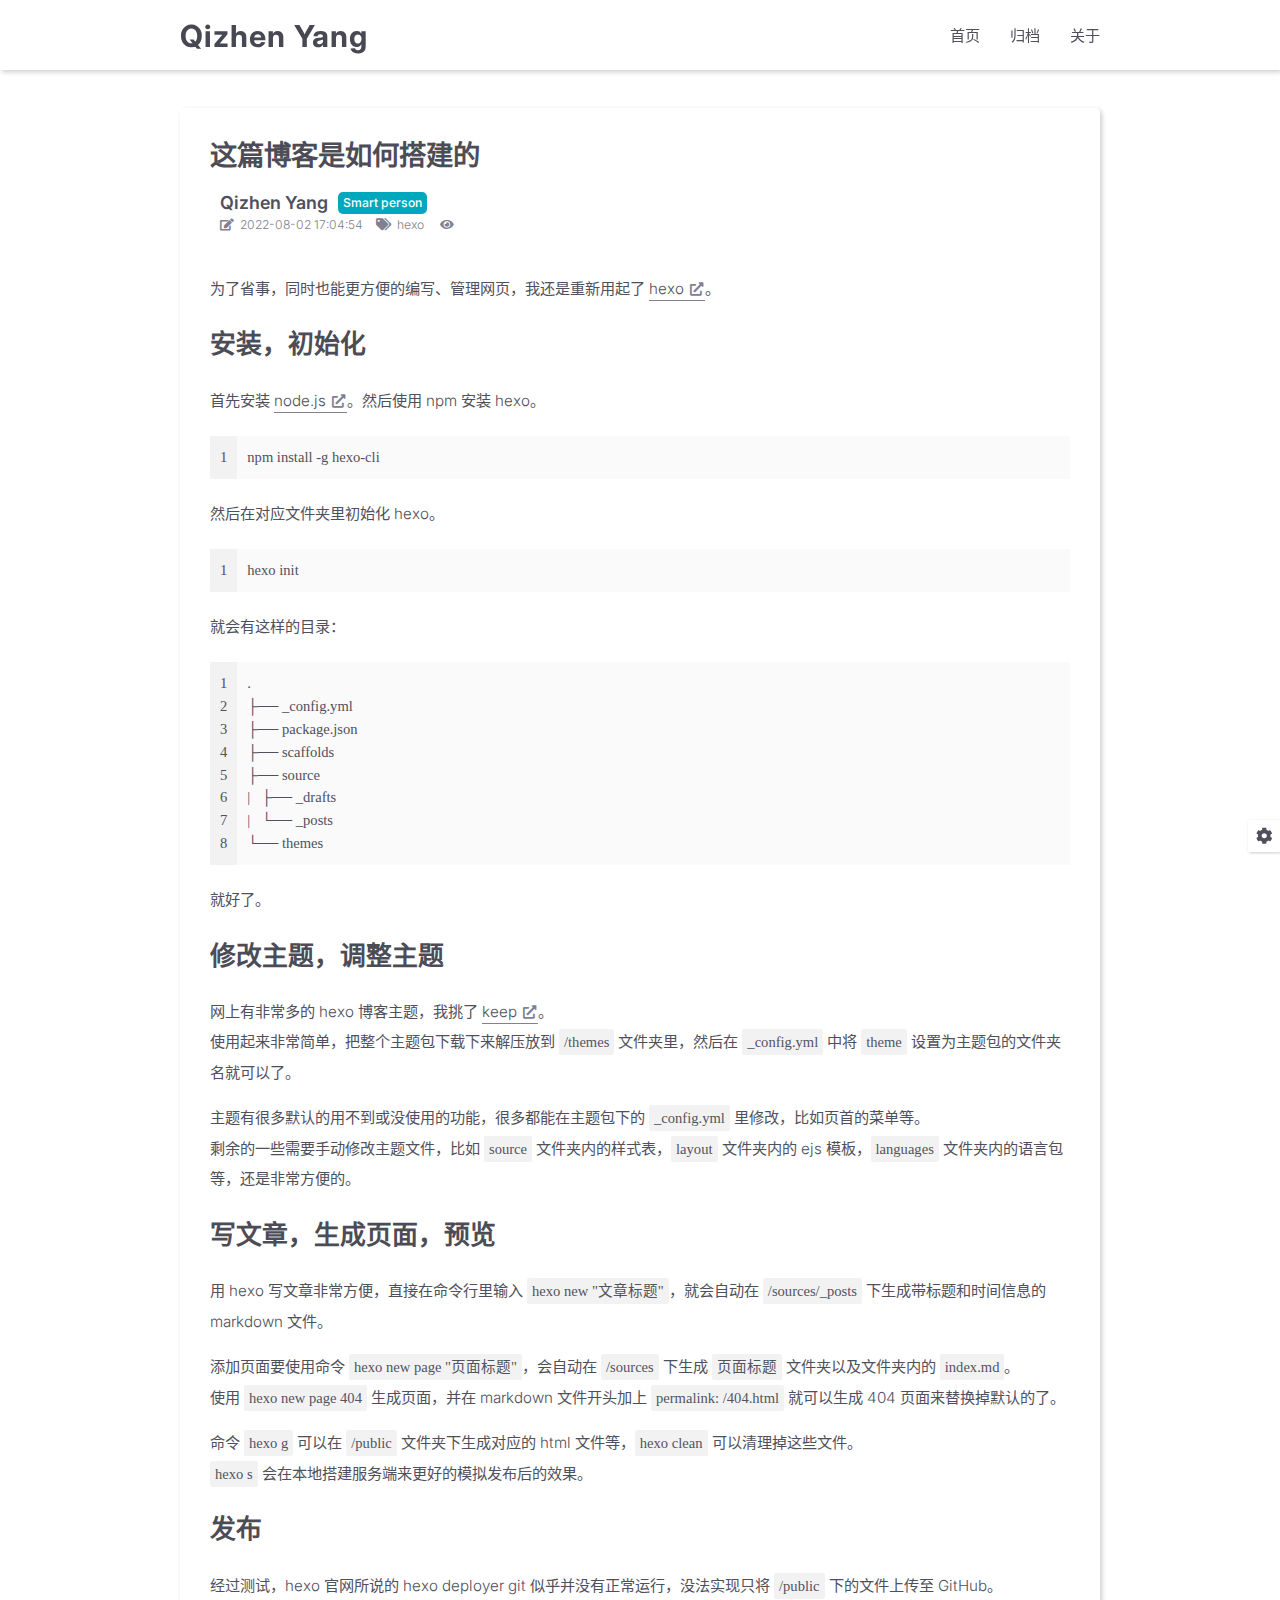
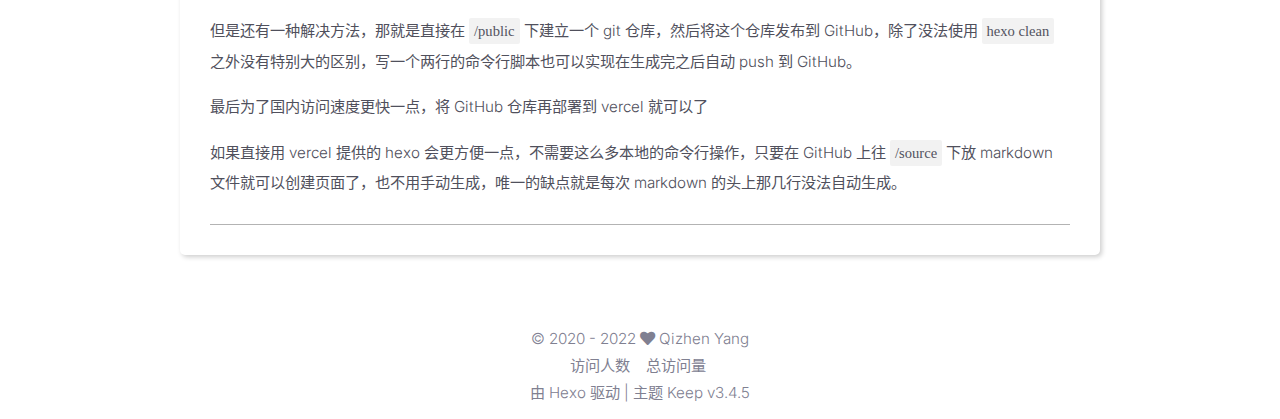
<file: 2022/08/02/这篇博客是如何搭建的/index.html>
<!DOCTYPE html>
<html lang="zh-CN">
<head>
    <meta charset="utf-8">
    <meta name="viewport" content="width=device-width, initial-scale=1, maximum-scale=1">
    <meta name="keywords" content="Hexo Theme Keep">
    <meta name="description" content="Hexo Theme Keep">
    <meta name="author" content="Qizhen Yang">
    
    <title>
        
            这篇博客是如何搭建的 |
        
        Qizhen Yang
    </title>
    
<link rel="stylesheet" href="/css/style.css">

    <!-- <link rel="shortcut icon" href="/"> -->
    
<link rel="stylesheet" href="/css/font-awesome.min.css">

    <script id="hexo-configurations">
    let KEEP = window.KEEP || {};
    KEEP.hexo_config = {"hostname":"qizhen-yang.cn","root":"/","language":"zh-CN"};
    KEEP.theme_config = {"toc":{"enable":false,"number":false,"expand_all":false,"init_open":false},"style":{"primary_color":"#008899","article_img_align":"left","left_side_width":"260px","content_max_width":"920px","hover":{"shadow":false,"scale":false},"first_screen":{"enable":true,"background_img":"/images/bg.svg","description":"/ 欢迎 /"},"scroll":{"progress_bar":{"enable":false},"percent":{"enable":false}}},"local_search":{"enable":false,"preload":false},"code_copy":{"enable":false,"style":"default"},"pjax":{"enable":false},"lazyload":{"enable":false},"version":"3.4.5"};
    KEEP.language_ago = {"second":"%s 秒前","minute":"%s 分钟前","hour":"%s 小时前","day":"%s 天前","week":"%s 周前","month":"%s 个月前","year":"%s 年前"};
  </script>
<meta name="generator" content="Hexo 5.4.2"></head>


<body>
<div class="progress-bar-container">
    

    
</div>


<main class="page-container">

    

    <div class="page-main-content">

        <div class="page-main-content-top">
            <header class="header-wrapper">

    <div class="header-content">
        <div class="left">
            
            <a class="logo-title" href="/">
                Qizhen Yang
            </a>
        </div>

        <div class="right">
            <div class="pc">
                <ul class="menu-list">
                    
                        <li class="menu-item">
                            <a class=""
                               href="/"
                            >
                                首页
                            </a>
                        </li>
                    
                        <li class="menu-item">
                            <a class=""
                               href="/archives"
                            >
                                归档
                            </a>
                        </li>
                    
                        <li class="menu-item">
                            <a class=""
                               href="/about"
                            >
                                关于
                            </a>
                        </li>
                    
                    
                </ul>
            </div>
            <div class="mobile">
                
                <div class="icon-item menu-bar">
                    <div class="menu-bar-middle"></div>
                </div>
            </div>
        </div>
    </div>

    <div class="header-drawer">
        <ul class="drawer-menu-list">
            
                <li class="drawer-menu-item flex-center">
                    <a class=""
                       href="/">首页</a>
                </li>
            
                <li class="drawer-menu-item flex-center">
                    <a class=""
                       href="/archives">归档</a>
                </li>
            
                <li class="drawer-menu-item flex-center">
                    <a class=""
                       href="/about">关于</a>
                </li>
            
        </ul>
    </div>

    <div class="window-mask"></div>

</header>


        </div>

        <div class="page-main-content-middle">

            <div class="main-content">

                
                    <div class="fade-in-down-animation">
    <div class="article-content-container">

        <div class="article-title">
            <span class="title-hover-animation">这篇博客是如何搭建的</span>
        </div>

        
            <div class="article-header">
                <!-- <div class="avatar">
                    <img src="/">
                </div> -->
                <div class="info">
                    <div class="author">
                        <span class="name">Qizhen Yang</span>
                        
                            <span class="author-label">Smart person</span>
                        
                    </div>
                    <div class="meta-info">
                        <div class="article-meta-info">
    <span class="article-date article-meta-item">
        <i class="fas fa-edit"></i>&nbsp;
        <span class="pc">2022-08-02 17:04:54</span>
        <span class="mobile">2022-08-02 17:04</span>
    </span>
    
    
        <span class="article-tags article-meta-item">
            <i class="fas fa-tags"></i>&nbsp;
            <ul>
                
                    <li>
                        <a href="/tags/hexo/">hexo</a>&nbsp;
                    </li>
                
            </ul>
        </span>
    

    
    
    
    
        <span class="article-pv article-meta-item">
            <i class="fas fa-eye"></i>&nbsp;<span id="busuanzi_value_page_pv"></span>
        </span>
    
</div>

                    </div>
                </div>
            </div>
        

        <div class="article-content markdown-body">
            <p>为了省事，同时也能更方便的编写、管理网页，我还是重新用起了 <a class="link"   target="_blank" rel="noopener" href="https://hexo.io/" >hexo<i class="fas fa-external-link-alt"></i></a>。</p>
<h2 id="安装，初始化"><a href="#安装，初始化" class="headerlink" title="安装，初始化"></a>安装，初始化</h2><p>首先安装 <a class="link"   target="_blank" rel="noopener" href="https://nodejs.org/" >node.js<i class="fas fa-external-link-alt"></i></a>。然后使用 npm 安装 hexo。</p>
<figure class="highlight plaintext"><table><tr><td class="gutter"><pre><span class="line">1</span><br></pre></td><td class="code"><pre><span class="line">npm install -g hexo-cli</span><br></pre></td></tr></table></figure>
<p>然后在对应文件夹里初始化 hexo。</p>
<figure class="highlight plaintext"><table><tr><td class="gutter"><pre><span class="line">1</span><br></pre></td><td class="code"><pre><span class="line">hexo init</span><br></pre></td></tr></table></figure>
<p>就会有这样的目录：</p>
<figure class="highlight plaintext"><table><tr><td class="gutter"><pre><span class="line">1</span><br><span class="line">2</span><br><span class="line">3</span><br><span class="line">4</span><br><span class="line">5</span><br><span class="line">6</span><br><span class="line">7</span><br><span class="line">8</span><br></pre></td><td class="code"><pre><span class="line">.</span><br><span class="line">├── _config.yml</span><br><span class="line">├── package.json</span><br><span class="line">├── scaffolds</span><br><span class="line">├── source</span><br><span class="line">|   ├── _drafts</span><br><span class="line">|   └── _posts</span><br><span class="line">└── themes</span><br></pre></td></tr></table></figure>
<p>就好了。</p>
<h2 id="修改主题，调整主题"><a href="#修改主题，调整主题" class="headerlink" title="修改主题，调整主题"></a>修改主题，调整主题</h2><p>网上有非常多的 hexo 博客主题，我挑了 <a class="link"   target="_blank" rel="noopener" href="https://github.com/XPoet/hexo-theme-keep" >keep<i class="fas fa-external-link-alt"></i></a>。<br>使用起来非常简单，把整个主题包下载下来解压放到 <code>/themes</code> 文件夹里，然后在 <code>_config.yml</code> 中将 <code>theme</code> 设置为主题包的文件夹名就可以了。</p>
<p>主题有很多默认的用不到或没使用的功能，很多都能在主题包下的 <code>_config.yml</code> 里修改，比如页首的菜单等。<br>剩余的一些需要手动修改主题文件，比如 <code>source</code> 文件夹内的样式表，<code>layout</code> 文件夹内的 ejs 模板，<code>languages</code> 文件夹内的语言包等，还是非常方便的。</p>
<h2 id="写文章，生成页面，预览"><a href="#写文章，生成页面，预览" class="headerlink" title="写文章，生成页面，预览"></a>写文章，生成页面，预览</h2><p>用 hexo 写文章非常方便，直接在命令行里输入 <code>hexo new &quot;文章标题&quot;</code>，就会自动在 <code>/sources/_posts</code> 下生成带标题和时间信息的 markdown 文件。</p>
<p>添加页面要使用命令 <code>hexo new page &quot;页面标题&quot;</code>，会自动在 <code>/sources</code> 下生成 <code>页面标题</code> 文件夹以及文件夹内的 <code>index.md</code>。<br>使用 <code>hexo new page 404</code> 生成页面，并在 markdown 文件开头加上 <code>permalink: /404.html</code> 就可以生成 404 页面来替换掉默认的了。</p>
<p>命令 <code>hexo g</code> 可以在 <code>/public</code> 文件夹下生成对应的 html 文件等，<code>hexo clean</code> 可以清理掉这些文件。<br><code>hexo s</code> 会在本地搭建服务端来更好的模拟发布后的效果。</p>
<h2 id="发布"><a href="#发布" class="headerlink" title="发布"></a>发布</h2><p>经过测试，hexo 官网所说的 hexo deployer git 似乎并没有正常运行，没法实现只将 <code>/public</code> 下的文件上传至 GitHub。</p>
<p>但是还有一种解决方法，那就是直接在 <code>/public</code> 下建立一个 git 仓库，然后将这个仓库发布到 GitHub，除了没法使用 <code>hexo clean</code> 之外没有特别大的区别，写一个两行的命令行脚本也可以实现在生成完之后自动 push 到 GitHub。</p>
<p>最后为了国内访问速度更快一点，将 GitHub 仓库再部署到 vercel 就可以了</p>
<p>如果直接用 vercel 提供的 hexo 会更方便一点，不需要这么多本地的命令行操作，只要在 GitHub 上往 <code>/source</code> 下放 markdown 文件就可以创建页面了，也不用手动生成，唯一的缺点就是每次 markdown 的头上那几行没法自动生成。</p>

        </div>

        

        
            <ul class="post-tags-box">
                
                    <li class="tag-item">
                        <a href="/tags/hexo/">#hexo</a>&nbsp;
                    </li>
                
            </ul>
        

        

        
    </div>
</div>


                
            </div>

        </div>

        <div class="page-main-content-bottom">
            <footer class="footer">
    <div class="info-container">
        <div class="copyright-info info-item">
            &copy;
            
              <span>2020</span>
              -
            
            2022&nbsp;<i class="fas fa-heart icon-animate"></i>&nbsp;<a href="/">Qizhen Yang</a>
        </div>
        
            <script async  src="//busuanzi.ibruce.info/busuanzi/2.3/busuanzi.pure.mini.js"></script>
            <div class="website-count info-item">
                
                    <span id="busuanzi_container_site_uv">
                        访问人数&nbsp;<span id="busuanzi_value_site_uv"></span>&ensp;
                    </span>
                
                
                    <span id="busuanzi_container_site_pv">
                        总访问量&nbsp;<span id="busuanzi_value_site_pv"></span>
                    </span>
                
            </div>
        
        <div class="theme-info info-item">
            由 <a target="_blank" href="https://hexo.io">Hexo</a> 驱动&nbsp;|&nbsp;主题&nbsp;<a class="theme-version" target="_blank" href="https://github.com/XPoet/hexo-theme-keep">Keep v3.4.5</a>
        </div>
        
        
    </div>
</footer>

        </div>
    </div>

    
        <div class="post-tools">
            <div class="post-tools-container">
    <ul class="tools-list">
        <!-- TOC aside toggle -->
        

        <!-- go comment -->
        
    </ul>
</div>

        </div>
    

    <div class="right-bottom-side-tools">
        <div class="side-tools-container">
    <ul class="side-tools-list">
        <li class="tools-item tool-font-adjust-plus flex-center">
            <i class="fas fa-search-plus"></i>
        </li>

        <li class="tools-item tool-font-adjust-minus flex-center">
            <i class="fas fa-search-minus"></i>
        </li>

        <li class="tools-item tool-expand-width flex-center">
            <i class="fas fa-arrows-alt-h"></i>
        </li>

        <li class="tools-item tool-dark-light-toggle flex-center">
            <i class="fas fa-moon"></i>
        </li>

        <!-- rss -->
        

        
            <li class="tools-item tool-scroll-to-top flex-center">
                <i class="fas fa-arrow-up"></i>
            </li>
        

        <li class="tools-item tool-scroll-to-bottom flex-center">
            <i class="fas fa-arrow-down"></i>
        </li>
    </ul>

    <ul class="exposed-tools-list">
        <li class="tools-item tool-toggle-show flex-center">
            <i class="fas fa-cog fa-spin"></i>
        </li>
        
    </ul>
</div>

    </div>

    

    <div class="image-viewer-container">
    <img src="">
</div>


    

</main>




<script src="/js/utils.js"></script>

<script src="/js/main.js"></script>

<script src="/js/header-shrink.js"></script>

<script src="/js/back2top.js"></script>

<script src="/js/dark-light-toggle.js"></script>








<div class="post-scripts">
    
</div>



</body>
</html>
</file>
<file: css/style.css>
@import "https://fonts.googleapis.com/css2?family=Inter:wght@300;400;600;800&display=swap";
:root {
  --background-color: #fff;
  --second-background-color: #f7f7f7;
  --primary-color: #089;
  --first-text-color: #484853;
  --second-text-color: #4c4c57;
  --third-text-color: #808091;
  --fourth-text-color: #ededef;
  --default-text-color: #50505c;
  --border-color: #b3b3b3;
  --selection-color: #00a8bd;
  --shadow-color: rgba(0,0,0,0.2);
  --shadow-hover-color: rgba(0,0,0,0.28);
  --scrollbar-color: #595967;
  --scroll-bar-bg-color: #e6e6e6;
  --link-color: #484853;
  --copyright-info-color: #c03;
  --avatar-background-color: #06c;
  --pjax-progress-bar-color: linear-gradient(45deg, #f10006, #ef5b00, #e59c01, #19ca05, #00cab5, #0264c8, #c303c3);
}
@media (prefers-color-scheme: light) {
  :root {
    --background-color: #fff;
    --second-background-color: #f7f7f7;
    --primary-color: #089;
    --first-text-color: #484853;
    --second-text-color: #4c4c57;
    --third-text-color: #808091;
    --fourth-text-color: #ededef;
    --default-text-color: #50505c;
    --border-color: #b3b3b3;
    --selection-color: #00a8bd;
    --shadow-color: rgba(0,0,0,0.2);
    --shadow-hover-color: rgba(0,0,0,0.28);
    --scrollbar-color: #595967;
    --scroll-bar-bg-color: #e6e6e6;
    --link-color: #484853;
    --copyright-info-color: #c03;
    --avatar-background-color: #06c;
    --pjax-progress-bar-color: linear-gradient(45deg, #f10006, #ef5b00, #e59c01, #19ca05, #00cab5, #0264c8, #c303c3);
  }
}
@media (prefers-color-scheme: dark) {
  :root {
    --background-color: #383940;
    --second-background-color: #32333a;
    --primary-color: #089;
    --first-text-color: #d2d2d7;
    --second-text-color: #cbcbd1;
    --third-text-color: #9595a2;
    --fourth-text-color: #242429;
    --default-text-color: #bebec6;
    --border-color: #5c5e6a;
    --selection-color: #00a8bd;
    --shadow-color: rgba(128,128,128,0.2);
    --shadow-hover-color: rgba(128,128,128,0.28);
    --scrollbar-color: #32333a;
    --scroll-bar-bg-color: #5c5e6a;
    --link-color: #c5c5cc;
    --copyright-info-color: #a30029;
    --avatar-background-color: #005cb8;
    --pjax-progress-bar-color: linear-gradient(45deg, #ea404a, #ea722f, #e9a71f, #67e559, #18ecec, #1b85f1, #ee1dee);
  }
}
.light-mode {
  --background-color: #fff;
  --second-background-color: #f7f7f7;
  --primary-color: #089;
  --first-text-color: #484853;
  --second-text-color: #4c4c57;
  --third-text-color: #808091;
  --fourth-text-color: #ededef;
  --default-text-color: #50505c;
  --border-color: #b3b3b3;
  --selection-color: #00a8bd;
  --shadow-color: rgba(0,0,0,0.2);
  --shadow-hover-color: rgba(0,0,0,0.28);
  --scrollbar-color: #595967;
  --scroll-bar-bg-color: #e6e6e6;
  --link-color: #484853;
  --copyright-info-color: #c03;
  --avatar-background-color: #06c;
  --pjax-progress-bar-color: linear-gradient(45deg, #f10006, #ef5b00, #e59c01, #19ca05, #00cab5, #0264c8, #c303c3);
}
.dark-mode {
  --background-color: #383940;
  --second-background-color: #32333a;
  --primary-color: #089;
  --first-text-color: #d2d2d7;
  --second-text-color: #cbcbd1;
  --third-text-color: #9595a2;
  --fourth-text-color: #242429;
  --default-text-color: #bebec6;
  --border-color: #5c5e6a;
  --selection-color: #00a8bd;
  --shadow-color: rgba(128,128,128,0.2);
  --shadow-hover-color: rgba(128,128,128,0.28);
  --scrollbar-color: #32333a;
  --scroll-bar-bg-color: #5c5e6a;
  --link-color: #c5c5cc;
  --copyright-info-color: #a30029;
  --avatar-background-color: #005cb8;
  --pjax-progress-bar-color: linear-gradient(45deg, #ea404a, #ea722f, #e9a71f, #67e559, #18ecec, #1b85f1, #ee1dee);
}
.fade-in-down-animation {
  animation-fill-mode: both;
  animation-duration: 1s;
  animation-name: fade-in-down;
}
.title-hover-animation {
  display: inline-block;
  position: relative;
  border-bottom: none;
  line-height: 1.3;
  vertical-align: top;
  color: var(--second-text-color);
}
.title-hover-animation::before {
  content: "";
  position: absolute;
  width: 100%;
  height: 2px;
  bottom: -4px;
  left: 0;
  background-color: var(--second-text-color);
  visibility: hidden;
  transform: scaleX(0);
  transition-property: color, background, box-shadow, border-color, visibility, transform;
  transition-delay: 0s, 0s, 0s, 0s, 0s, 0s;
  transition-duration: 0.2s, 0.2s, 0.2s, 0.2s, 0.2s, 0.2s;
  transition-timing-function: ease, ease, ease, ease, ease-in-out, ease-in-out;
}
.title-hover-animation:hover::before {
  visibility: visible;
  transform: scaleX(1);
}
@-moz-keyframes fade-in-down {
  0% {
    opacity: 0;
    transform: translateY(-50px);
  }
  100% {
    opacity: 1;
    transform: translateY(0);
  }
}
@-webkit-keyframes fade-in-down {
  0% {
    opacity: 0;
    transform: translateY(-50px);
  }
  100% {
    opacity: 1;
    transform: translateY(0);
  }
}
@-o-keyframes fade-in-down {
  0% {
    opacity: 0;
    transform: translateY(-50px);
  }
  100% {
    opacity: 1;
    transform: translateY(0);
  }
}
@keyframes fade-in-down {
  0% {
    opacity: 0;
    transform: translateY(-50px);
  }
  100% {
    opacity: 1;
    transform: translateY(0);
  }
}
@-moz-keyframes icon-animate {
  0%, 100% {
    transform: scale(1);
  }
  10%, 30% {
    transform: scale(0.88);
  }
  20%, 40%, 60%, 80% {
    transform: scale(1.08);
  }
  50%, 70% {
    transform: scale(1.08);
  }
}
@-webkit-keyframes icon-animate {
  0%, 100% {
    transform: scale(1);
  }
  10%, 30% {
    transform: scale(0.88);
  }
  20%, 40%, 60%, 80% {
    transform: scale(1.08);
  }
  50%, 70% {
    transform: scale(1.08);
  }
}
@-o-keyframes icon-animate {
  0%, 100% {
    transform: scale(1);
  }
  10%, 30% {
    transform: scale(0.88);
  }
  20%, 40%, 60%, 80% {
    transform: scale(1.08);
  }
  50%, 70% {
    transform: scale(1.08);
  }
}
@keyframes icon-animate {
  0%, 100% {
    transform: scale(1);
  }
  10%, 30% {
    transform: scale(0.88);
  }
  20%, 40%, 60%, 80% {
    transform: scale(1.08);
  }
  50%, 70% {
    transform: scale(1.08);
  }
}
* {
  transition-property: color, background, box-shadow, border-color;
  transition-delay: 0s, 0s, 0s, 0s;
  transition-duration: 0.2s, 0.2s, 0.2s, 0.2s;
  transition-timing-function: ease, ease, ease, ease;
}
*::-webkit-scrollbar {
  width: 6px;
  height: 6px;
  transition: all 0.2s ease;
}
*::-webkit-scrollbar-thumb {
  background: var(--scrollbar-color);
  border-radius: 1px;
}
*::-webkit-scrollbar-track {
  background: var(--scroll-bar-bg-color);
}
html,
body {
  position: relative;
  width: 100%;
  height: 100%;
  margin: 0;
  padding: 0;
  color: var(--default-text-color);
  background: var(--background-color);
  font-family: Inter, "Segoe UI", -apple-system, BlinkMacSystemFont, "Segoe UI", Roboto, "Helvetica Neue", Arial, "Microsoft Yahei UI", sans-serif;
  font-weight: 300;
  font-size: 15.2px;
  line-height: 22px;
}
html::-webkit-scrollbar,
body::-webkit-scrollbar {
  width: 8px;
  height: 8px;
}
@media (max-width: 780px) {
  html,
  body {
    font-size: 14.591999999999999px;
    line-height: 21.119999999999997px;
  }
}
@media (max-width: 500px) {
  html,
  body {
    font-size: 13.68px;
    line-height: 19.8px;
  }
}
::selection {
  background: var(--selection-color);
  color: #fff;
}
ul,
ol,
li {
  padding: 0;
  margin: 0;
  list-style: none;
}
a {
  text-decoration: none;
  color: var(--default-text-color);
}
a i,
a span {
  color: var(--default-text-color);
}
a:hover,
a:active {
  text-decoration: none !important;
  color: var(--primary-color);
}
a:hover i,
a:active i,
a:hover span,
a:active span {
  color: var(--primary-color);
}
img[lazyload] {
  padding: 10px;
  margin: 20px auto !important;
  cursor: not-allowed;
  pointer-events: none;
}
button {
  padding: 0;
  margin: 0;
  border: 0;
  outline: none;
  cursor: pointer;
  background: transparent;
}
.btn {
  display: inline-block;
  position: relative;
  text-align: center;
  cursor: pointer;
  white-space: nowrap;
  border-radius: 5px;
  padding: 8px 16px;
  background: var(--background-color);
  box-shadow: 2px 2px 5px var(--shadow-color);
  transition-property: color, background, box-shadow, border-color, transform;
  transition-delay: 0s, 0s, 0s, 0s, 0s;
  transition-duration: 0.2s, 0.2s, 0.2s, 0.2s, 0.2s;
  transition-timing-function: ease, ease, ease, ease, linear;
}
.btn:hover {
  color: var(--background-color);
  background: var(--primary-color);
}
.flex-center {
  display: flex;
  justify-content: center;
  align-items: center;
}
.clear {
  clear: both;
}
.markdown-body {
  font-size: 1rem;
}
.markdown-body blockquote {
  box-sizing: border-box;
  border-left: 5px solid var(--default-text-color);
  margin: 20px 0;
  color: var(--default-text-color);
  background: var(--second-background-color);
}
.markdown-body blockquote p,
.markdown-body blockquote ul,
.markdown-body blockquote ol {
  padding: 5px 5px 5px 10px;
}
.markdown-body p {
  line-height: 2;
  color: var(--default-text-color);
}
.markdown-body a {
  position: relative;
  outline: 0;
  text-decoration: none;
  overflow-wrap: break-word;
  cursor: pointer;
  border-bottom: 1px solid var(--third-text-color);
  box-sizing: border-box;
  padding-bottom: 2px;
}
.markdown-body a .fas,
.markdown-body a .far,
.markdown-body a fab {
  margin: 0 2px 0 6px;
  position: relative;
  color: var(--third-text-color);
  font-size: 0.88rem;
}
.markdown-body a:hover {
  text-decoration: underline;
}
.markdown-body a:hover::after {
  background: var(--primary-color);
}
.markdown-body strong {
  color: var(--default-text-color);
}
.markdown-body em {
  color: var(--default-text-color);
}
.markdown-body ul > li,
.markdown-body ol > li {
  margin-left: 16px;
  line-height: 2rem;
}
.markdown-body ul li {
  list-style: disc;
}
.markdown-body ul li ul li {
  list-style: circle;
}
.markdown-body ul li ul li ul li {
  list-style: square;
}
.markdown-body ol li {
  list-style: decimal;
}
.markdown-body ol li ol li {
  list-style: upper-alpha;
}
.markdown-body ol li ol li ol li {
  list-style: upper-roman;
}
.markdown-body li {
  color: var(--default-text-color);
}
.markdown-body h1,
.markdown-body h2,
.markdown-body h3,
.markdown-body h4,
.markdown-body h5,
.markdown-body h6 {
  color: var(--second-text-color);
  line-height: 1.5;
}
@media (max-width: 780px) {
  .markdown-body h1,
  .markdown-body h2,
  .markdown-body h3,
  .markdown-body h4,
  .markdown-body h5,
  .markdown-body h6 {
    line-height: 1.25;
  }
}
.markdown-body h1 {
  font-size: 1.8rem;
  font-weight: 600;
}
@media (max-width: 780px) {
  .markdown-body h1 {
    font-size: 1.7rem;
  }
}
.markdown-body h2 {
  font-size: 1.7rem;
  font-weight: 600;
}
@media (max-width: 780px) {
  .markdown-body h2 {
    font-size: 1.6rem;
  }
}
.markdown-body h3 {
  font-size: 1.6rem;
  font-weight: 550;
}
@media (max-width: 780px) {
  .markdown-body h3 {
    font-size: 1.5rem;
  }
}
.markdown-body h4 {
  font-size: 1.5rem;
  font-weight: 550;
}
@media (max-width: 780px) {
  .markdown-body h4 {
    font-size: 1.4rem;
  }
}
.markdown-body h5 {
  font-size: 1.28rem;
  font-weight: 500;
}
@media (max-width: 780px) {
  .markdown-body h5 {
    font-size: 1.18rem;
  }
}
.markdown-body h6 {
  font-size: 1.2rem;
  font-weight: 500;
  line-height: 1.2;
}
@media (max-width: 780px) {
  .markdown-body h6 {
    font-size: 1.1rem;
    line-height: 1.1;
  }
}
.markdown-body img {
  box-sizing: border-box;
  max-width: 100%;
  cursor: zoom-in;
  display: block;
  box-shadow: 0 0 2px var(--shadow-color);
  transition-property: color, background, box-shadow, border-color, padding, margin;
  transition-delay: 0s, 0s, 0s, 0s, 0s, 0s;
  transition-duration: 0.2s, 0.2s, 0.2s, 0.2s, 0.2s, 0.2s;
  transition-timing-function: ease, ease, ease, ease, linear, linear;
  margin: 10px 0 2px;
}
.markdown-body > table {
  border-spacing: 0;
  border-collapse: collapse;
  width: 100%;
  overflow: auto;
}
.markdown-body > table td,
.markdown-body > table th {
  padding: 0;
}
.markdown-body > table th {
  font-weight: 600;
}
.markdown-body > table td,
.markdown-body > table th {
  padding: 6px 13px;
  border: 1px solid var(--border-color);
}
.markdown-body > table tr {
  background-color: var(--background-color);
  border: 1px solid var(--fourth-text-color);
}
.markdown-body > table tr:nth-child(2n) {
  background-color: var(--second-background-color);
}
@import "https://fonts.googleapis.com/css2?family=Inter:wght@300;400;600;800&display=swap";
:root {
  --background-color: #fff;
  --second-background-color: #f7f7f7;
  --primary-color: #089;
  --first-text-color: #484853;
  --second-text-color: #4c4c57;
  --third-text-color: #808091;
  --fourth-text-color: #ededef;
  --default-text-color: #50505c;
  --border-color: #b3b3b3;
  --selection-color: #00a8bd;
  --shadow-color: rgba(0,0,0,0.2);
  --shadow-hover-color: rgba(0,0,0,0.28);
  --scrollbar-color: #595967;
  --scroll-bar-bg-color: #e6e6e6;
  --link-color: #484853;
  --copyright-info-color: #c03;
  --avatar-background-color: #06c;
  --pjax-progress-bar-color: linear-gradient(45deg, #f10006, #ef5b00, #e59c01, #19ca05, #00cab5, #0264c8, #c303c3);
}
@media (prefers-color-scheme: light) {
  :root {
    --background-color: #fff;
    --second-background-color: #f7f7f7;
    --primary-color: #089;
    --first-text-color: #484853;
    --second-text-color: #4c4c57;
    --third-text-color: #808091;
    --fourth-text-color: #ededef;
    --default-text-color: #50505c;
    --border-color: #b3b3b3;
    --selection-color: #00a8bd;
    --shadow-color: rgba(0,0,0,0.2);
    --shadow-hover-color: rgba(0,0,0,0.28);
    --scrollbar-color: #595967;
    --scroll-bar-bg-color: #e6e6e6;
    --link-color: #484853;
    --copyright-info-color: #c03;
    --avatar-background-color: #06c;
    --pjax-progress-bar-color: linear-gradient(45deg, #f10006, #ef5b00, #e59c01, #19ca05, #00cab5, #0264c8, #c303c3);
  }
}
@media (prefers-color-scheme: dark) {
  :root {
    --background-color: #383940;
    --second-background-color: #32333a;
    --primary-color: #089;
    --first-text-color: #d2d2d7;
    --second-text-color: #cbcbd1;
    --third-text-color: #9595a2;
    --fourth-text-color: #242429;
    --default-text-color: #bebec6;
    --border-color: #5c5e6a;
    --selection-color: #00a8bd;
    --shadow-color: rgba(128,128,128,0.2);
    --shadow-hover-color: rgba(128,128,128,0.28);
    --scrollbar-color: #32333a;
    --scroll-bar-bg-color: #5c5e6a;
    --link-color: #c5c5cc;
    --copyright-info-color: #a30029;
    --avatar-background-color: #005cb8;
    --pjax-progress-bar-color: linear-gradient(45deg, #ea404a, #ea722f, #e9a71f, #67e559, #18ecec, #1b85f1, #ee1dee);
  }
}
.light-mode {
  --background-color: #fff;
  --second-background-color: #f7f7f7;
  --primary-color: #089;
  --first-text-color: #484853;
  --second-text-color: #4c4c57;
  --third-text-color: #808091;
  --fourth-text-color: #ededef;
  --default-text-color: #50505c;
  --border-color: #b3b3b3;
  --selection-color: #00a8bd;
  --shadow-color: rgba(0,0,0,0.2);
  --shadow-hover-color: rgba(0,0,0,0.28);
  --scrollbar-color: #595967;
  --scroll-bar-bg-color: #e6e6e6;
  --link-color: #484853;
  --copyright-info-color: #c03;
  --avatar-background-color: #06c;
  --pjax-progress-bar-color: linear-gradient(45deg, #f10006, #ef5b00, #e59c01, #19ca05, #00cab5, #0264c8, #c303c3);
}
.dark-mode {
  --background-color: #383940;
  --second-background-color: #32333a;
  --primary-color: #089;
  --first-text-color: #d2d2d7;
  --second-text-color: #cbcbd1;
  --third-text-color: #9595a2;
  --fourth-text-color: #242429;
  --default-text-color: #bebec6;
  --border-color: #5c5e6a;
  --selection-color: #00a8bd;
  --shadow-color: rgba(128,128,128,0.2);
  --shadow-hover-color: rgba(128,128,128,0.28);
  --scrollbar-color: #32333a;
  --scroll-bar-bg-color: #5c5e6a;
  --link-color: #c5c5cc;
  --copyright-info-color: #a30029;
  --avatar-background-color: #005cb8;
  --pjax-progress-bar-color: linear-gradient(45deg, #ea404a, #ea722f, #e9a71f, #67e559, #18ecec, #1b85f1, #ee1dee);
}
:root {
  --code-foreground: #535360;
  --code-background: #f2f2f2;
  --highlight-background: #fafafa;
  --highlight-foreground: #535360;
  --highlight-comment: #8e908c;
  --highlight-red: #c82829;
  --highlight-orange: #f5871f;
  --highlight-yellow: #eab700;
  --highlight-green: #718c00;
  --highlight-aqua: #3e999f;
  --highlight-blue: #4271ae;
  --highlight-purple: #8959a8;
  --highlight-gutter-color: #585865;
  --highlight-gutter-bg-color: #f2f2f2;
}
@media (prefers-color-scheme: light) {
  :root {
    --code-foreground: #535360;
    --code-background: #f2f2f2;
    --highlight-background: #fafafa;
    --highlight-foreground: #535360;
    --highlight-comment: #8e908c;
    --highlight-red: #c82829;
    --highlight-orange: #f5871f;
    --highlight-yellow: #eab700;
    --highlight-green: #718c00;
    --highlight-aqua: #3e999f;
    --highlight-blue: #4271ae;
    --highlight-purple: #8959a8;
    --highlight-gutter-color: #585865;
    --highlight-gutter-bg-color: #f2f2f2;
  }
}
@media (prefers-color-scheme: dark) {
  :root {
    --code-foreground: #bfbfc7;
    --code-background: #32333a;
    --highlight-background: #34343b;
    --highlight-foreground: #bfbfc7;
    --highlight-comment: #969896;
    --highlight-red: #c66;
    --highlight-orange: #de935f;
    --highlight-yellow: #f0c674;
    --highlight-green: #b5bd68;
    --highlight-aqua: #8abeb7;
    --highlight-blue: #81a2be;
    --highlight-purple: #b294bb;
    --highlight-gutter-color: #c1c1c9;
    --highlight-gutter-bg-color: #32333a;
  }
}
.light-mode {
  --code-foreground: #535360;
  --code-background: #f2f2f2;
  --highlight-background: #fafafa;
  --highlight-foreground: #535360;
  --highlight-comment: #8e908c;
  --highlight-red: #c82829;
  --highlight-orange: #f5871f;
  --highlight-yellow: #eab700;
  --highlight-green: #718c00;
  --highlight-aqua: #3e999f;
  --highlight-blue: #4271ae;
  --highlight-purple: #8959a8;
  --highlight-gutter-color: #585865;
  --highlight-gutter-bg-color: #f2f2f2;
}
.dark-mode {
  --code-foreground: #bfbfc7;
  --code-background: #32333a;
  --highlight-background: #34343b;
  --highlight-foreground: #bfbfc7;
  --highlight-comment: #969896;
  --highlight-red: #c66;
  --highlight-orange: #de935f;
  --highlight-yellow: #f0c674;
  --highlight-green: #b5bd68;
  --highlight-aqua: #8abeb7;
  --highlight-blue: #81a2be;
  --highlight-purple: #b294bb;
  --highlight-gutter-color: #c1c1c9;
  --highlight-gutter-bg-color: #32333a;
}
pre,
.highlight {
  overflow: auto;
  margin: 20px 0;
  padding: 0;
  font-size: 0.96rem;
  line-height: 1.5rem;
  color: var(--highlight-foreground);
  background: var(--highlight-background);
}
pre,
code {
  font-family: "Source Code Pro", consolas, Menlo;
}
code {
  padding: 5px;
  word-wrap: break-word;
  border-radius: 2px;
  font-size: 0.96rem;
  color: var(--code-foreground);
  background: var(--code-background);
}
pre {
  padding: 10px;
}
pre code {
  padding: 0;
  color: var(--highlight-foreground);
  background: none;
  text-shadow: none;
}
.highlight {
  border-radius: 1px;
}
.highlight pre {
  border: none;
  margin: 0;
  padding: 10px 0;
}
.highlight table {
  margin: 0;
  width: auto;
  border: none;
  border-spacing: unset;
}
.highlight td {
  border: none;
  padding: 0;
}
.highlight figcaption {
  font-size: 1rem;
  color: var(--highlight-foreground);
  line-height: 1rem;
  margin-bottom: 1rem;
}
.highlight figcaption a {
  float: right;
  color: var(--highlight-foreground);
}
.highlight figcaption a:hover {
  border-bottom-color: var(--highlight-foreground);
}
.highlight .gutter pre {
  padding-left: 10px;
  padding-right: 10px;
  color: var(--highlight-gutter-color);
  text-align: center;
  background-color: var(--highlight-gutter-bg-color);
}
.highlight .code pre {
  width: 100%;
  padding-left: 10px;
  padding-right: 10px;
  background-color: var(--highlight-background);
}
.highlight .line {
  height: 20px;
  color: var(--default-text-color);
}
.highlight .line .attr {
  color: var(--default-text-color);
}
.highlight .line .string {
  color: var(--default-text-color);
}
.gutter {
  -webkit-user-select: none;
  -moz-user-select: none;
  -ms-user-select: none;
  user-select: none;
}
.gist table {
  width: auto;
}
.gist table td {
  border: none;
}
pre .deletion {
  background: var(--highlight-deletion);
}
pre .addition {
  background: var(--highlight-addition);
}
pre .meta {
  color: var(--highlight-purple);
}
pre .comment {
  color: var(--highlight-comment);
}
pre .variable,
pre .attribute,
pre .tag,
pre .regexp,
pre .ruby .constant,
pre .xml .tag .title,
pre .xml .pi,
pre .xml .doctype,
pre .html .doctype,
pre .css .id,
pre .css .class,
pre .css .pseudo {
  color: var(--highlight-red);
}
pre .number,
pre .preprocessor,
pre .built_in,
pre .literal,
pre .params,
pre .constant,
pre .command {
  color: var(--highlight-orange);
}
pre .ruby .class .title,
pre .css .rules .attribute,
pre .string,
pre .value,
pre .inheritance,
pre .header,
pre .ruby .symbol,
pre .xml .cdata,
pre .special,
pre .number,
pre .formula {
  color: var(--highlight-green);
}
pre .title,
pre .css .hexcolor {
  color: var(--highlight-aqua);
}
pre .function,
pre .python .decorator,
pre .python .title,
pre .ruby .function .title,
pre .ruby .title .keyword,
pre .perl .sub,
pre .javascript .title,
pre .coffeescript .title {
  color: var(--highlight-blue);
}
pre .keyword,
pre .javascript .function {
  color: var(--highlight-purple);
}
.highlight-container {
  position: relative;
}
.highlight-container:hover .copy-btn,
.highlight-container .copy-btn:focus {
  opacity: 1;
}
.copy-btn {
  cursor: pointer;
  display: inline-block;
  font-weight: bold;
  line-height: 1.8;
  opacity: 0;
  outline: 0;
  padding: 2px 6px;
  position: absolute;
  vertical-align: middle;
  white-space: nowrap;
  font-size: 1rem;
  color: var(--default-text-color);
  -moz-user-select: none;
  -ms-user-select: none;
  -webkit-user-select: none;
  user-select: none;
  transition-property: color, background, box-shadow, border-color, opacity;
  transition-delay: 0s, 0s, 0s, 0s, 0s;
  transition-duration: 0.2s, 0.2s, 0.2s, 0.2s, 0.2s;
  transition-timing-function: ease, ease, ease, ease, ease-in-out;
  background: var(--background-color);
  border: 0;
  right: 0;
  top: 0;
}
@import "https://fonts.googleapis.com/css2?family=Inter:wght@300;400;600;800&display=swap";
:root {
  --background-color: #fff;
  --second-background-color: #f7f7f7;
  --primary-color: #089;
  --first-text-color: #484853;
  --second-text-color: #4c4c57;
  --third-text-color: #808091;
  --fourth-text-color: #ededef;
  --default-text-color: #50505c;
  --border-color: #b3b3b3;
  --selection-color: #00a8bd;
  --shadow-color: rgba(0,0,0,0.2);
  --shadow-hover-color: rgba(0,0,0,0.28);
  --scrollbar-color: #595967;
  --scroll-bar-bg-color: #e6e6e6;
  --link-color: #484853;
  --copyright-info-color: #c03;
  --avatar-background-color: #06c;
  --pjax-progress-bar-color: linear-gradient(45deg, #f10006, #ef5b00, #e59c01, #19ca05, #00cab5, #0264c8, #c303c3);
}
@media (prefers-color-scheme: light) {
  :root {
    --background-color: #fff;
    --second-background-color: #f7f7f7;
    --primary-color: #089;
    --first-text-color: #484853;
    --second-text-color: #4c4c57;
    --third-text-color: #808091;
    --fourth-text-color: #ededef;
    --default-text-color: #50505c;
    --border-color: #b3b3b3;
    --selection-color: #00a8bd;
    --shadow-color: rgba(0,0,0,0.2);
    --shadow-hover-color: rgba(0,0,0,0.28);
    --scrollbar-color: #595967;
    --scroll-bar-bg-color: #e6e6e6;
    --link-color: #484853;
    --copyright-info-color: #c03;
    --avatar-background-color: #06c;
    --pjax-progress-bar-color: linear-gradient(45deg, #f10006, #ef5b00, #e59c01, #19ca05, #00cab5, #0264c8, #c303c3);
  }
}
@media (prefers-color-scheme: dark) {
  :root {
    --background-color: #383940;
    --second-background-color: #32333a;
    --primary-color: #089;
    --first-text-color: #d2d2d7;
    --second-text-color: #cbcbd1;
    --third-text-color: #9595a2;
    --fourth-text-color: #242429;
    --default-text-color: #bebec6;
    --border-color: #5c5e6a;
    --selection-color: #00a8bd;
    --shadow-color: rgba(128,128,128,0.2);
    --shadow-hover-color: rgba(128,128,128,0.28);
    --scrollbar-color: #32333a;
    --scroll-bar-bg-color: #5c5e6a;
    --link-color: #c5c5cc;
    --copyright-info-color: #a30029;
    --avatar-background-color: #005cb8;
    --pjax-progress-bar-color: linear-gradient(45deg, #ea404a, #ea722f, #e9a71f, #67e559, #18ecec, #1b85f1, #ee1dee);
  }
}
.light-mode {
  --background-color: #fff;
  --second-background-color: #f7f7f7;
  --primary-color: #089;
  --first-text-color: #484853;
  --second-text-color: #4c4c57;
  --third-text-color: #808091;
  --fourth-text-color: #ededef;
  --default-text-color: #50505c;
  --border-color: #b3b3b3;
  --selection-color: #00a8bd;
  --shadow-color: rgba(0,0,0,0.2);
  --shadow-hover-color: rgba(0,0,0,0.28);
  --scrollbar-color: #595967;
  --scroll-bar-bg-color: #e6e6e6;
  --link-color: #484853;
  --copyright-info-color: #c03;
  --avatar-background-color: #06c;
  --pjax-progress-bar-color: linear-gradient(45deg, #f10006, #ef5b00, #e59c01, #19ca05, #00cab5, #0264c8, #c303c3);
}
.dark-mode {
  --background-color: #383940;
  --second-background-color: #32333a;
  --primary-color: #089;
  --first-text-color: #d2d2d7;
  --second-text-color: #cbcbd1;
  --third-text-color: #9595a2;
  --fourth-text-color: #242429;
  --default-text-color: #bebec6;
  --border-color: #5c5e6a;
  --selection-color: #00a8bd;
  --shadow-color: rgba(128,128,128,0.2);
  --shadow-hover-color: rgba(128,128,128,0.28);
  --scrollbar-color: #32333a;
  --scroll-bar-bg-color: #5c5e6a;
  --link-color: #c5c5cc;
  --copyright-info-color: #a30029;
  --avatar-background-color: #005cb8;
  --pjax-progress-bar-color: linear-gradient(45deg, #ea404a, #ea722f, #e9a71f, #67e559, #18ecec, #1b85f1, #ee1dee);
}
:root {
  --code-foreground: #535360;
  --code-background: #f2f2f2;
  --highlight-background: #fafafa;
  --highlight-foreground: #535360;
  --highlight-comment: #8e908c;
  --highlight-red: #c82829;
  --highlight-orange: #f5871f;
  --highlight-yellow: #eab700;
  --highlight-green: #718c00;
  --highlight-aqua: #3e999f;
  --highlight-blue: #4271ae;
  --highlight-purple: #8959a8;
  --highlight-gutter-color: #585865;
  --highlight-gutter-bg-color: #f2f2f2;
}
@media (prefers-color-scheme: light) {
  :root {
    --code-foreground: #535360;
    --code-background: #f2f2f2;
    --highlight-background: #fafafa;
    --highlight-foreground: #535360;
    --highlight-comment: #8e908c;
    --highlight-red: #c82829;
    --highlight-orange: #f5871f;
    --highlight-yellow: #eab700;
    --highlight-green: #718c00;
    --highlight-aqua: #3e999f;
    --highlight-blue: #4271ae;
    --highlight-purple: #8959a8;
    --highlight-gutter-color: #585865;
    --highlight-gutter-bg-color: #f2f2f2;
  }
}
@media (prefers-color-scheme: dark) {
  :root {
    --code-foreground: #bfbfc7;
    --code-background: #32333a;
    --highlight-background: #34343b;
    --highlight-foreground: #bfbfc7;
    --highlight-comment: #969896;
    --highlight-red: #c66;
    --highlight-orange: #de935f;
    --highlight-yellow: #f0c674;
    --highlight-green: #b5bd68;
    --highlight-aqua: #8abeb7;
    --highlight-blue: #81a2be;
    --highlight-purple: #b294bb;
    --highlight-gutter-color: #c1c1c9;
    --highlight-gutter-bg-color: #32333a;
  }
}
.light-mode {
  --code-foreground: #535360;
  --code-background: #f2f2f2;
  --highlight-background: #fafafa;
  --highlight-foreground: #535360;
  --highlight-comment: #8e908c;
  --highlight-red: #c82829;
  --highlight-orange: #f5871f;
  --highlight-yellow: #eab700;
  --highlight-green: #718c00;
  --highlight-aqua: #3e999f;
  --highlight-blue: #4271ae;
  --highlight-purple: #8959a8;
  --highlight-gutter-color: #585865;
  --highlight-gutter-bg-color: #f2f2f2;
}
.dark-mode {
  --code-foreground: #bfbfc7;
  --code-background: #32333a;
  --highlight-background: #34343b;
  --highlight-foreground: #bfbfc7;
  --highlight-comment: #969896;
  --highlight-red: #c66;
  --highlight-orange: #de935f;
  --highlight-yellow: #f0c674;
  --highlight-green: #b5bd68;
  --highlight-aqua: #8abeb7;
  --highlight-blue: #81a2be;
  --highlight-purple: #b294bb;
  --highlight-gutter-color: #c1c1c9;
  --highlight-gutter-bg-color: #32333a;
}
.page-container {
  position: relative;
  box-sizing: border-box;
  width: 100%;
  height: auto;
  background: var(--background-color);
  transition-property: color, background, box-shadow, border-color, padding-left;
  transition-delay: 0s, 0s, 0s, 0s, 0s;
  transition-duration: 0.2s, 0.2s, 0.2s, 0.2s, 0.3s;
  transition-timing-function: ease, ease, ease, ease, ease-out;
}
@media (max-width: 780px) {
  .page-container {
    padding-left: 0 !important;
  }
}
.page-container .page-main-content {
  padding-top: 70px;
  position: relative;
}
.header-shrink .page-container .page-main-content {
  padding-top: 50.4px;
}
@media (max-width: 780px) {
  .header-shrink .page-container .page-main-content {
    padding-top: 45.36px;
  }
}
@media (max-width: 500px) {
  .header-shrink .page-container .page-main-content {
    padding-top: 40.32px;
  }
}
@media (max-width: 780px) {
  .page-container .page-main-content {
    padding-top: 63px;
  }
}
@media (max-width: 500px) {
  .page-container .page-main-content {
    padding-top: 56px;
  }
}
.page-container .page-main-content .page-main-content-top {
  position: fixed;
  top: 0;
  right: 0;
  width: 100%;
  height: 70px;
  z-index: 1005;
  box-sizing: border-box;
  transition-property: color, background, box-shadow, border-color, transform, padding-left, height;
  transition-delay: 0s, 0s, 0s, 0s, 0s, 0s, 0s;
  transition-duration: 0.2s, 0.2s, 0.2s, 0.2s, 0.3s, 0.2s, 0.2s;
  transition-timing-function: ease, ease, ease, ease, ease-out, linear, ease;
}
.page-container .page-main-content .page-main-content-top.hide {
  transform: translateY(-105%);
}
.header-shrink .page-container .page-main-content .page-main-content-top {
  height: 50.4px;
}
@media (max-width: 780px) {
  .header-shrink .page-container .page-main-content .page-main-content-top {
    height: 45.36px;
  }
}
@media (max-width: 500px) {
  .header-shrink .page-container .page-main-content .page-main-content-top {
    height: 40.32px;
  }
}
@media (max-width: 780px) {
  .page-container .page-main-content .page-main-content-top {
    height: 63px;
    padding-left: 0 !important;
  }
}
@media (max-width: 500px) {
  .page-container .page-main-content .page-main-content-top {
    height: 56px;
  }
}
.page-container .page-main-content .page-main-content-middle {
  box-sizing: border-box;
  width: 100%;
  display: flex;
  justify-content: center;
  padding: 38px 0;
}
@media (max-width: 780px) {
  .page-container .page-main-content .page-main-content-middle {
    padding: 30.400000000000002px 0;
  }
}
@media (max-width: 500px) {
  .page-container .page-main-content .page-main-content-middle {
    padding: 22.8px 0;
  }
}
.page-container .page-main-content .page-main-content-middle .main-content {
  position: relative;
  box-sizing: border-box;
  width: 80%;
  max-width: 920px;
  height: 100%;
}
@media (max-width: 780px) {
  .page-container .page-main-content .page-main-content-middle .main-content {
    width: 86%;
  }
}
@media (max-width: 500px) {
  .page-container .page-main-content .page-main-content-middle .main-content {
    width: 90%;
  }
}
.page-container .page-main-content .page-main-content-bottom {
  width: 100%;
}
.page-container .page-aside {
  position: fixed;
  top: 0;
  bottom: 0;
  left: -260px;
  width: 260px;
  height: 100%;
  z-index: 1006;
  overflow-y: auto;
  padding: 20px;
  box-sizing: border-box;
  background: var(--background-color);
  box-shadow: 2px 2px 5px var(--shadow-color);
  transition-property: color, background, box-shadow, border-color, left, transform;
  transition-delay: 0s, 0s, 0s, 0s, 0s, 0s;
  transition-duration: 0.2s, 0.2s, 0.2s, 0.2s, 0.3s, 0.2s;
  transition-timing-function: ease, ease, ease, ease, ease-out, linear;
}
@media (max-width: 780px) {
  .page-container .page-aside {
    left: 0 !important;
    display: none !important;
  }
}
.page-container .post-tools {
  position: fixed;
  top: 108px;
  right: 38px;
  transition-property: color, background, box-shadow, border-color, top;
  transition-delay: 0s, 0s, 0s, 0s, 0s;
  transition-duration: 0.2s, 0.2s, 0.2s, 0.2s, 0.2s;
  transition-timing-function: ease, ease, ease, ease, ease;
}
.header-shrink .page-container .post-tools {
  top: 88.4px;
}
@media (max-width: 780px) {
  .header-shrink .page-container .post-tools {
    top: 83.36px;
  }
}
@media (max-width: 500px) {
  .header-shrink .page-container .post-tools {
    top: 78.32px;
  }
}
@media (max-width: 780px) {
  .page-container .post-tools {
    top: 101px;
    right: 10px;
    transform: scale(0.82);
    transform-origin: right top;
  }
}
@media (max-width: 500px) {
  .page-container .post-tools {
    top: 94px;
    right: 5px;
    transform: scale(0.72);
  }
}
.page-container .right-bottom-side-tools {
  position: fixed;
  bottom: 5%;
  right: 0;
}
.search-pop-overlay {
  position: fixed;
  display: flex;
  height: 100%;
  width: 100%;
  left: 0;
  top: 0;
  background: rgba(0,0,0,0);
  visibility: hidden;
  z-index: 1008;
  transition-property: color, background, box-shadow, border-color, visibility, background;
  transition-delay: 0s, 0s, 0s, 0s, 0s, 0s;
  transition-duration: 0.2s, 0.2s, 0.2s, 0.2s, 0.3s, 0.3s;
  transition-timing-function: ease, ease, ease, ease, ease, ease;
}
.search-pop-overlay.active {
  visibility: visible;
  background: rgba(0,0,0,0.35);
}
.search-pop-overlay.active .search-popup {
  transform: scale(1);
}
.search-pop-overlay .search-popup {
  background: var(--background-color);
  border-radius: 5px;
  height: 80%;
  width: 70%;
  margin: auto;
  transform: scale(0);
  z-index: 1006;
  transition-property: color, background, box-shadow, border-color, transform;
  transition-delay: 0s, 0s, 0s, 0s, 0s;
  transition-duration: 0.2s, 0.2s, 0.2s, 0.2s, 0.3s;
  transition-timing-function: ease, ease, ease, ease, ease;
}
@media (max-width: 780px) {
  .search-pop-overlay .search-popup {
    width: 80%;
  }
}
@media (max-width: 500px) {
  .search-pop-overlay .search-popup {
    width: 90%;
  }
}
.search-pop-overlay .search-popup .search-header {
  background: var(--fourth-text-color);
  border-top-left-radius: 2px;
  border-top-right-radius: 2px;
  display: flex;
  padding: 10px;
}
.search-pop-overlay .search-popup .search-header .search-input-field-pre,
.search-pop-overlay .search-popup .search-header .popup-btn-close {
  font-size: 1.2rem;
  padding: 0 10px;
  display: flex;
  align-items: center;
}
.search-pop-overlay .search-popup .search-header .search-input-field-pre {
  cursor: pointer;
  color: var(--third-text-color);
}
.search-pop-overlay .search-popup .search-header .popup-btn-close {
  color: var(--default-text-color);
}
.search-pop-overlay .search-popup .search-header .search-input-container {
  flex-grow: 1;
  padding: 2px;
}
.search-pop-overlay .search-popup .search-header .search-input-container .search-input {
  background: transparent;
  border: 0;
  outline: 0;
  width: 100%;
  font-size: 1.2rem;
  color: var(--default-text-color);
}
.search-pop-overlay .search-popup .search-header .search-input-container .search-input::-webkit-search-cancel-button {
  display: none;
}
.search-pop-overlay .search-popup .search-header .popup-btn-close {
  cursor: pointer;
}
.search-pop-overlay .search-popup .search-header .popup-btn-close:hover .fas,
.search-pop-overlay .search-popup .search-header .popup-btn-close far,
.search-pop-overlay .search-popup .search-header .popup-btn-close fab {
  color: var(--first-text-color);
}
.search-pop-overlay .search-popup #search-result {
  display: flex;
  height: calc(100% - 55px);
  overflow: auto;
  padding: 5px 25px;
}
.search-pop-overlay .search-popup #search-result .search-result-list {
  width: 100%;
  height: 100%;
  font-size: 1rem;
}
.search-pop-overlay .search-popup #search-result .search-result-list li {
  border-bottom: 1px dashed var(--border-color);
  padding: 10px 0;
  margin: 10px 0;
  box-sizing: border-box;
}
.search-pop-overlay .search-popup #search-result .search-result-list li:last-child {
  border-bottom: none;
}
.search-pop-overlay .search-popup #search-result .search-result-list li .search-result-title {
  position: relative;
  font-weight: bold;
  margin-bottom: 10px;
  padding-left: 16px;
  display: flex;
  align-items: center;
}
.search-pop-overlay .search-popup #search-result .search-result-list li .search-result-title::after {
  content: '';
  position: absolute;
  width: 5px;
  height: 5px;
  border-radius: 50%;
  top: 50%;
  transform: translateY(-50%);
  left: 0;
  background: var(--default-text-color);
}
.search-pop-overlay .search-popup #search-result .search-result-list li .search-result {
  line-height: 2rem;
  margin: 0;
  padding-left: 16px;
  word-wrap: break-word;
}
.search-pop-overlay .search-popup #search-result .search-result-list li a:hover {
  color: var(--default-text-color);
}
.search-pop-overlay .search-popup #search-result .search-result-list li .search-keyword {
  border-bottom: 1px dashed var(--primary-color);
  color: var(--primary-color);
  font-weight: bold;
}
.search-pop-overlay .search-popup #search-result #no-result {
  color: var(--third-text-color);
  margin: auto;
}
.post-toc-wrap {
  width: 100%;
  font-size: 0.92rem;
  box-sizing: border-box;
}
.post-toc-wrap .post-toc ol {
  list-style: none;
  margin: 0;
  padding: 0 2px 12px 10px;
  text-align: left;
}
.post-toc-wrap .post-toc ol:last-child {
  padding-bottom: 0;
}
.post-toc-wrap .post-toc ol > ol {
  padding-left: 0;
}
.post-toc-wrap .post-toc ol a {
  transition-property: all;
}
.post-toc-wrap .post-toc .nav-item {
  line-height: 1.8;
  overflow: hidden;
  text-overflow: ellipsis;
  white-space: nowrap;
}
.post-toc-wrap .post-toc .nav .nav-child {
  display: none;
}
.post-toc-wrap .post-toc .nav .active > .nav-child {
  display: block;
}
.post-toc-wrap .post-toc .nav .active-current > .nav-child {
  display: block;
}
.post-toc-wrap .post-toc .nav .active-current > .nav-child > .nav-item {
  display: block;
}
.post-toc-wrap .post-toc .nav .nav-number,
.post-toc-wrap .post-toc .nav .nav-text {
  color: var(--default-text-color);
}
.post-toc-wrap .post-toc .nav .active > a .nav-number,
.post-toc-wrap .post-toc .nav .active > a .nav-text {
  color: var(--primary-color);
}
.post-toc-wrap .post-toc .nav .active-current > a .nav-number,
.post-toc-wrap .post-toc .nav .active-current > a .nav-text {
  color: var(--primary-color);
}
.comments-container {
  display: inline-block;
  margin-top: 38px;
  width: 100%;
}
.comments-container #comment-anchor {
  width: 100%;
  height: 10px;
}
.comments-container .comment-area-title {
  width: 100%;
  margin: 10px 0;
  font-size: 1.38rem;
  color: var(--default-text-color);
}
.comments-container .comment-area-title i {
  color: var(--default-text-color);
}
@media (max-width: 780px) {
  .comments-container .comment-area-title {
    margin: 5px 0;
    font-size: 1.2rem;
  }
}
.progress-bar-container {
  position: fixed;
  top: 0;
  left: 0;
  width: 100%;
  z-index: 1009;
}
.header-wrapper {
  width: 100%;
  height: 100%;
  box-sizing: border-box;
  display: flex;
  align-items: center;
  justify-content: center;
  background: var(--background-color);
  padding-top: 2px;
  box-shadow: 2px 2px 5px var(--shadow-color);
}
.header-wrapper .header-content {
  position: relative;
  height: 100%;
  width: 80%;
  max-width: 920px;
  display: flex;
  flex-direction: row;
  justify-content: space-between;
  align-items: center;
  z-index: 1005;
}
.header-wrapper .header-content.has-first-screen {
  max-width: 1104px;
}
@media (max-width: 780px) {
  .header-wrapper .header-content {
    width: 86%;
  }
}
@media (max-width: 500px) {
  .header-wrapper .header-content {
    width: 90%;
  }
}
.header-wrapper .header-content .left {
  display: flex;
  align-items: center;
  transition-property: color, background, box-shadow, border-color, transform;
  transition-delay: 0s, 0s, 0s, 0s, 0s;
  transition-duration: 0.2s, 0.2s, 0.2s, 0.2s, 0.2s;
  transition-timing-function: ease, ease, ease, ease, linear;
}
.header-shrink .header-wrapper .header-content .left {
  transform: scale(0.72);
  transform-origin: left;
}
.header-wrapper .header-content .left .logo-title {
  font-size: 2rem;
  font-weight: bold;
  letter-spacing: 1px;
  line-height: 1;
  color: var(--first-text-color);
}
@media (max-width: 780px) {
  .header-wrapper .header-content .left .logo-title {
    font-size: 1.8rem;
  }
}
@media (max-width: 500px) {
  .header-wrapper .header-content .left .logo-title {
    font-size: 1.6rem;
  }
}
.header-wrapper .header-content .right .pc .menu-list {
  display: flex;
  align-items: center;
}
@media (max-width: 780px) {
  .header-wrapper .header-content .right .pc .menu-list {
    display: none;
  }
}
.header-wrapper .header-content .right .pc .menu-list .menu-item {
  float: left;
  position: relative;
  margin-left: 30px;
  font-size: 1rem;
  cursor: pointer;
  color: var(--default-text-color);
}
.header-wrapper .header-content .right .pc .menu-list .menu-item:first-child {
  margin-left: 0;
}
.header-wrapper .header-content .right .pc .menu-list .menu-item a:hover::after,
.header-wrapper .header-content .right .pc .menu-list .menu-item .active::after {
  content: '';
  position: absolute;
  bottom: -10px;
  left: 50%;
  width: 100%;
  height: 2px;
  transform: translateX(-50%);
  background: var(--primary-color);
  transition-property: color, background, box-shadow, border-color, transform, bottom;
  transition-delay: 0s, 0s, 0s, 0s, 0s, 0s;
  transition-duration: 0.2s, 0.2s, 0.2s, 0.2s, 0.2s, 0.2s;
  transition-timing-function: ease, ease, ease, ease, linear, linear;
}
.header-shrink .header-wrapper .header-content .right .pc .menu-list .menu-item a:hover::after,
.header-shrink .header-wrapper .header-content .right .pc .menu-list .menu-item .active::after {
  bottom: -13.2px;
}
.header-wrapper .header-content .right .pc .menu-list .menu-item.search {
  font-size: 1.5rem;
  margin-left: 26px;
}
.header-wrapper .header-content .right .pc .menu-list .menu-item.search i {
  color: var(--default-text-color);
}
.header-wrapper .header-content .right .mobile {
  display: flex;
  justify-content: space-between;
  align-items: center;
}
.header-wrapper .header-content .right .mobile .icon-item {
  display: none;
  position: relative;
  cursor: pointer;
  font-size: 18px;
  margin-left: 12px;
  width: 20px;
  height: 20px;
  color: var(--default-text-color);
}
.header-wrapper .header-content .right .mobile .icon-item i {
  color: var(--default-text-color);
}
.header-wrapper .header-content .right .mobile .icon-item:first-child {
  margin-left: 0;
}
@media (max-width: 780px) {
  .header-wrapper .header-content .right .mobile .icon-item {
    display: flex;
    justify-content: center;
    align-items: center;
  }
}
.header-wrapper .header-content .right .mobile .menu-bar .menu-bar-middle {
  width: 18px;
  height: 2.5px;
  position: relative;
  background: var(--default-text-color);
}
.header-drawer-show .header-wrapper .header-content .right .mobile .menu-bar .menu-bar-middle {
  background: transparent;
}
.header-wrapper .header-content .right .mobile .menu-bar .menu-bar-middle::before,
.header-wrapper .header-content .right .mobile .menu-bar .menu-bar-middle::after {
  content: '';
  position: absolute;
  left: 0;
  width: 100%;
  height: 2.5px;
  background: var(--default-text-color);
  transition-property: color, background, box-shadow, border-color, transform;
  transition-delay: 0s, 0s, 0s, 0s, 0s;
  transition-duration: 0.2s, 0.2s, 0.2s, 0.2s, 0.38s;
  transition-timing-function: ease, ease, ease, ease, ease;
}
.header-wrapper .header-content .right .mobile .menu-bar .menu-bar-middle::before {
  top: -6px;
}
.header-drawer-show .header-wrapper .header-content .right .mobile .menu-bar .menu-bar-middle::before {
  transform: translateY(6px) rotate(45deg);
}
.header-wrapper .header-content .right .mobile .menu-bar .menu-bar-middle::after {
  bottom: -6px;
}
.header-drawer-show .header-wrapper .header-content .right .mobile .menu-bar .menu-bar-middle::after {
  transform: translateY(-6px) rotate(-45deg);
}
.header-wrapper .header-drawer {
  width: 100%;
  padding: 70px 0 20px 0;
  position: absolute;
  top: 0;
  left: 0;
  transform: scaleY(0);
  transform-origin: top;
  z-index: 1002;
  background: var(--background-color);
  transition-property: color, background, box-shadow, border-color, transform;
  transition-delay: 0s, 0s, 0s, 0s, 0s;
  transition-duration: 0.2s, 0.2s, 0.2s, 0.2s, 0.38s;
  transition-timing-function: ease, ease, ease, ease, ease;
}
.header-drawer-show .header-wrapper .header-drawer {
  transform: scaleY(1);
}
.header-wrapper .header-drawer .drawer-menu-list {
  display: flex;
  flex-direction: column;
  justify-content: flex-start;
  align-items: center;
}
.header-wrapper .header-drawer .drawer-menu-list .drawer-menu-item {
  font-size: 1rem;
  margin: 6px 0;
  height: 38px;
}
.header-wrapper .header-drawer .drawer-menu-list .drawer-menu-item a {
  padding: 6px 20px;
  border-radius: 20px;
  color: var(--default-text-color);
}
.header-wrapper .header-drawer .drawer-menu-list .drawer-menu-item a:hover {
  color: var(--second-text-color);
  border: 1px solid var(--default-text-color);
}
.header-wrapper .header-drawer .drawer-menu-list .drawer-menu-item a.active {
  border: 1px solid var(--default-text-color);
  color: var(--second-text-color);
}
.header-wrapper .window-mask {
  position: absolute;
  top: 0;
  width: 100%;
  height: 100vh;
  background: rgba(0,0,0,0.4);
  z-index: 1001;
  visibility: hidden;
  opacity: 0;
  transition-property: color, background, box-shadow, border-color, transform, opacity;
  transition-delay: 0s, 0s, 0s, 0s, 0s, 0s;
  transition-duration: 0.2s, 0.2s, 0.2s, 0.2s, 0.38s, 0.38s;
  transition-timing-function: ease, ease, ease, ease, ease, ease;
}
.header-drawer-show .header-wrapper .window-mask {
  visibility: visible;
  opacity: 1;
}
.header-drawer-show {
  overflow: hidden;
}
.post-tools-container .tools-list li {
  cursor: pointer;
  width: 38px;
  height: 38px;
  border-radius: 50%;
  font-size: 1.2rem;
  display: flex;
  align-items: center;
  justify-content: center;
  margin-bottom: 12px;
  background: var(--background-color);
  color: var(--default-text-color);
  box-shadow: 2px 2px 5px var(--shadow-color);
  transition-property: color, background, box-shadow, border-color, transform;
  transition-delay: 0s, 0s, 0s, 0s, 0s;
  transition-duration: 0.2s, 0.2s, 0.2s, 0.2s, 0.2s;
  transition-timing-function: ease, ease, ease, ease, linear;
}
.post-tools-container .tools-list li i {
  color: var(--default-text-color);
}
.post-tools-container .tools-list li:hover {
  background: var(--primary-color);
  color: var(--background-color);
}
.post-tools-container .tools-list li:hover i {
  color: var(--background-color);
}
.post-tools-container .tools-list li:last-child {
  margin-bottom: 0;
}
.post-tools-container .tools-list li.page-aside-toggle {
  display: none;
}
@media (max-width: 780px) {
  .post-tools-container .tools-list li.page-aside-toggle {
    display: none !important;
  }
}
.side-tools-container {
  position: relative;
}
.side-tools-container .tools-item {
  width: 32px;
  height: 32px;
  font-size: 1.1rem;
  margin-bottom: 3px;
  cursor: pointer;
  border-right: none;
  border-radius: 1px;
  box-shadow: 1px 1px 3px var(--shadow-color);
  color: var(--default-text-color);
  background: var(--background-color);
}
.side-tools-container .tools-item i {
  color: var(--default-text-color);
}
.side-tools-container .tools-item:hover {
  color: var(--background-color);
  background: var(--primary-color);
  box-shadow: 2px 2px 6px var(--shadow-color);
}
.side-tools-container .tools-item:hover i {
  color: var(--background-color);
}
@media (max-width: 780px) {
  .side-tools-container .tools-item {
    width: 28.8px;
    height: 28.8px;
    font-size: 0.99rem;
    margin-bottom: 2px;
  }
}
.side-tools-container .tools-item.rss a {
  border-radius: 1px;
  width: 100%;
  height: 100%;
}
.side-tools-container .tools-item.rss a:hover {
  color: var(--background-color);
  background: var(--primary-color);
  box-shadow: 2px 2px 6px var(--shadow-color);
}
.side-tools-container .side-tools-list {
  opacity: 0;
  transform: translateX(100%);
  transition-property: color, background, box-shadow, border-color, transform, opacity;
  transition-delay: 0s, 0s, 0s, 0s, 0s, 0s;
  transition-duration: 0.2s, 0.2s, 0.2s, 0.2s, 0.2s, 0.2s;
  transition-timing-function: ease, ease, ease, ease, linear, linear;
}
@media (max-width: 780px) {
  .side-tools-container .side-tools-list .tool-expand-width {
    display: none;
  }
}
.side-tools-container .side-tools-list.show {
  opacity: 1;
  transform: translateX(0);
}
.archive-list-container .archive-item {
  margin-bottom: 38px;
}
.archive-list-container .archive-item:last-child {
  margin-bottom: 0;
}
.archive-list-container .archive-item .archive-item-header {
  margin-bottom: 10px;
}
.archive-list-container .archive-item .archive-item-header .archive-year {
  font-size: 1.8rem;
  color: var(--second-text-color);
  font-weight: 600;
  margin-right: 6px;
}
@media (max-width: 780px) {
  .archive-list-container .archive-item .archive-item-header .archive-year {
    font-size: 1.6rem;
  }
}
.archive-list-container .archive-item .archive-item-header .archive-year-post-count {
  font-size: 1.2rem;
  font-weight: 500;
  color: var(--second-text-color);
}
@media (max-width: 780px) {
  .archive-list-container .archive-item .archive-item-header .archive-year-post-count {
    font-size: 1.08rem;
  }
}
.archive-list-container .archive-item .article-list {
  padding-left: 10px;
}
@media (max-width: 780px) {
  .archive-list-container .archive-item .article-list {
    padding-left: 0;
  }
}
.archive-list-container .archive-item .article-list .article-item {
  font-size: 1rem;
  margin-top: 18px;
}
@media (max-width: 780px) {
  .archive-list-container .archive-item .article-list .article-item {
    margin-top: 16px;
  }
}
@media (max-width: 500px) {
  .archive-list-container .archive-item .article-list .article-item {
    margin-top: 14px;
  }
}
.archive-list-container .archive-item .article-list .article-item:hover a.article-title,
.archive-list-container .archive-item .article-list .article-item:hover .article-date {
  color: var(--primary-color);
}
.archive-list-container .archive-item .article-list .article-item a.article-title {
  color: var(--default-text-color);
}
.archive-list-container .archive-item .article-list .article-item .article-date {
  font-size: 1rem;
  float: right;
}
.footer {
  font-size: 1rem;
  color: var(--third-text-color);
}
.footer a {
  color: var(--third-text-color);
}
.footer a:hover {
  color: var(--primary-color);
}
.footer .info-container {
  padding-bottom: 10px;
  text-align: center;
}
.footer .info-item {
  margin: 5px 0;
}
.footer .icon-animate {
  animation: icon-animate 1.2s ease-in-out infinite;
}
.paginator {
  font-size: 1rem;
  margin-top: 30px;
}
.paginator a.prev {
  float: left;
}
.paginator a.next {
  float: right;
}
.page-template-container {
  padding: 30px;
  border-radius: 5px;
  box-sizing: border-box;
  background: var(--background-color);
  margin-bottom: 30px;
  box-shadow: 2px 2px 5px var(--shadow-color);
}
@media (max-width: 780px) {
  .page-template-container {
    margin-bottom: 24px;
  }
}
@media (max-width: 500px) {
  .page-template-container {
    margin-bottom: 18px;
  }
}
@media (max-width: 780px) {
  .page-template-container {
    padding: 24px;
    border-radius: 4px;
  }
}
@media (max-width: 500px) {
  .page-template-container {
    padding: 18px;
    border-radius: 3px;
  }
}
.page-template-container .page-template-content {
  color: var(--default-text-color);
}
.page-template-container .page-template-content h1:first-child,
.page-template-container .page-template-content h2:first-child,
.page-template-container .page-template-content h3:first-child,
.page-template-container .page-template-content h4:first-child,
.page-template-container .page-template-content h5:first-child,
.page-template-container .page-template-content h6:first-child {
  margin-top: 0;
}
.first-screen-container {
  position: relative;
  box-sizing: border-box;
  width: 100%;
  overflow: hidden;
  background: url("/images/bg.svg") center center/cover no-repeat;
  background-position-y: 70px;
}
@media (max-width: 780px) {
  .first-screen-container {
    background-position-y: 63px;
  }
}
@media (max-width: 500px) {
  .first-screen-container {
    background-position-y: 56px;
  }
}
.first-screen-container .content {
  position: relative;
  box-sizing: border-box;
  width: 80%;
  height: 90%;
}
.first-screen-container .content .description {
  font-weight: bold;
  font-size: 2rem;
  line-height: 1.8;
  text-align: center;
  color: var(--default-text-color);
}
@media (max-width: 780px) {
  .first-screen-container .content .description {
    font-size: 1.8rem;
  }
}
.first-screen-container .content .s-icon-list {
  position: absolute;
  bottom: 0;
  font-size: 1.6rem;
  text-align: center;
}
@media (max-width: 780px) {
  .first-screen-container .content .s-icon-list {
    font-size: 1.44rem;
  }
}
.first-screen-container .content .s-icon-list .s-icon-item {
  margin-right: 20px;
  cursor: pointer;
  line-height: 2;
}
.first-screen-container .content .s-icon-list .s-icon-item:last-child {
  margin-right: 0;
}
.image-viewer-container {
  position: fixed;
  left: 0;
  top: 0;
  width: 100%;
  height: 100%;
  display: flex;
  align-items: center;
  justify-content: center;
  background: rgba(0,0,0,0);
  visibility: hidden;
  z-index: 1008;
  padding: 6%;
  box-sizing: border-box;
  transition-property: color, background, box-shadow, border-color, visibility, background;
  transition-delay: 0s, 0s, 0s, 0s, 0s, 0s;
  transition-duration: 0.2s, 0.2s, 0.2s, 0.2s, 0.3s, 0.3s;
  transition-timing-function: ease, ease, ease, ease, ease, ease;
}
.image-viewer-container.active {
  background: rgba(0,0,0,0.5);
  visibility: visible;
}
.image-viewer-container.active img {
  cursor: zoom-out;
  transform: scale(1);
  padding: 2px;
  background: var(--background-color);
}
.image-viewer-container img {
  max-width: 100%;
  max-height: 100%;
  transform: scale(0);
  transition-property: color, background, box-shadow, border-color, transform;
  transition-delay: 0s, 0s, 0s, 0s, 0s;
  transition-duration: 0.2s, 0.2s, 0.2s, 0.2s, 0.3s;
  transition-timing-function: ease, ease, ease, ease, ease;
}
.category-list-container {
  padding: 30px;
  border-radius: 5px;
  box-sizing: border-box;
  background: var(--background-color);
  box-shadow: 2px 2px 5px var(--shadow-color);
}
@media (max-width: 780px) {
  .category-list-container {
    padding: 24px;
    border-radius: 4px;
  }
}
@media (max-width: 500px) {
  .category-list-container {
    padding: 18px;
    border-radius: 3px;
  }
}
.category-list-container .category-list-content .all-category-list li.all-category-list-item {
  font-size: 1rem;
  margin-bottom: 15px;
}
.category-list-container .category-list-content .all-category-list li.all-category-list-item:last-child {
  margin-bottom: 0;
}
.category-list-container .category-list-content .all-category-list li.all-category-list-item span.all-category-list-count {
  float: right;
  color: var(--default-text-color);
}
.category-list-container .category-list-content .all-category-list li.all-category-list-item span.all-category-list-count::before {
  content: '[';
}
.category-list-container .category-list-content .all-category-list li.all-category-list-item span.all-category-list-count::after {
  content: ']';
}
.category-list-container .category-list-content .all-category-list li.all-category-list-item ul.all-category-list-child {
  margin-left: 10px;
  margin-top: 15px;
}
.category-list-container .category-list-content .all-category-list li.all-category-list-item ul.all-category-list-child li {
  margin-bottom: 10px;
}
.category-list-container .category-list-content .all-category-list li.all-category-list-item ul.all-category-list-child li::before {
  content: '- ';
}
.category-list-container .category-list-content .all-category-list li.all-category-list-item ul.all-category-list-child li:last-child {
  margin-bottom: 0;
}
.article-meta-info {
  font-size: 0.8rem;
  color: var(--third-text-color);
}
.article-meta-info .article-meta-item {
  margin-right: 10px;
}
.article-meta-info .article-meta-item:last-child {
  margin-right: 0;
}
.article-meta-info .article-date .mobile {
  display: none;
}
@media (max-width: 780px) {
  .article-meta-info .article-date .pc {
    display: none;
  }
  .article-meta-info .article-date .mobile {
    display: inline;
  }
}
.article-meta-info .article-tags,
.article-meta-info .article-categories {
  display: inline;
}
.article-meta-info .article-tags ul,
.article-meta-info .article-categories ul,
.article-meta-info .article-tags li,
.article-meta-info .article-categories li {
  display: inline;
}
.article-meta-info .article-tags a,
.article-meta-info .article-categories a {
  color: var(--third-text-color);
}
.article-meta-info .article-tags a:hover,
.article-meta-info .article-categories a:hover {
  color: var(--primary-color);
}
@media (max-width: 780px) {
  .article-meta-info .article-tags {
    display: none;
  }
}
@media (max-width: 500px) {
  .article-meta-info .article-min2read,
  .article-meta-info .article-wordcount {
    display: none;
  }
}
.article-copyright-info-container {
  position: relative;
  width: 100%;
  box-sizing: border-box;
  padding: 10px 6px;
  font-size: 1rem;
  background: var(--second-background-color);
}
.article-copyright-info-container::after {
  position: absolute;
  top: 0;
  left: 0;
  content: '';
  width: 6px;
  height: 100%;
  background: var(--copyright-info-color);
}
.article-copyright-info-container ul {
  margin-left: 10px;
}
.article-copyright-info-container ul li {
  margin-bottom: 5px;
  overflow: hidden;
  text-overflow: ellipsis;
  white-space: nowrap;
  color: var(--default-text-color);
}
.article-copyright-info-container ul li .license {
  font-weight: bold;
}
.article-copyright-info-container ul li:last-child {
  margin-bottom: 0;
}
.home-content-container {
  background: var(--background-color);
}
.home-content-container .home-article-list .home-article-item {
  position: relative;
  padding: 28px;
  border-radius: 5px;
  box-sizing: border-box;
  background: var(--background-color);
  margin-bottom: 38px;
  box-shadow: 2px 2px 5px var(--shadow-color);
  transition-property: color, background, box-shadow, border-color, transform;
  transition-delay: 0s, 0s, 0s, 0s, 0s;
  transition-duration: 0.2s, 0.2s, 0.2s, 0.2s, 0.2s;
  transition-timing-function: ease, ease, ease, ease, linear;
}
@media (max-width: 780px) {
  .home-content-container .home-article-list .home-article-item {
    margin-bottom: 30.400000000000002px;
  }
}
@media (max-width: 500px) {
  .home-content-container .home-article-list .home-article-item {
    margin-bottom: 22.8px;
  }
}
@media (max-width: 780px) {
  .home-content-container .home-article-list .home-article-item {
    padding: 22.400000000000002px;
    border-radius: 4px;
  }
}
@media (max-width: 500px) {
  .home-content-container .home-article-list .home-article-item {
    padding: 16.8px;
    border-radius: 3px;
  }
}
.home-content-container .home-article-list .home-article-item .top-icon {
  position: absolute;
  top: 10px;
  right: 12px;
  font-size: 1.2rem;
  transform: rotate(45deg);
  color: var(--third-text-color);
}
@media (max-width: 780px) {
  .home-content-container .home-article-list .home-article-item .top-icon {
    font-size: 1.16rem;
  }
}
.home-content-container .home-article-list .home-article-item .home-article-title {
  position: relative;
  font-weight: 600;
  font-size: 1.4rem;
  line-height: 1.5;
  color: var(--second-text-color);
  margin: 0;
}
@media (max-width: 780px) {
  .home-content-container .home-article-list .home-article-item .home-article-title {
    font-size: 1.3rem;
  }
}
@media (max-width: 500px) {
  .home-content-container .home-article-list .home-article-item .home-article-title {
    font-size: 1.2rem;
  }
}
.home-content-container .home-article-list .home-article-item .home-article-content {
  word-wrap: break-word;
  text-align: justify;
  margin: 20px 0;
  color: var(--default-text-color);
}
.home-content-container .home-article-list .home-article-item .home-article-meta-info-container {
  display: flex;
  justify-content: space-between;
  align-items: center;
  font-size: 0.92rem;
  color: var(--third-text-color);
}
.home-content-container .home-article-list .home-article-item .home-article-meta-info-container .home-article-meta-info {
  letter-spacing: 0.5px;
}
.home-content-container .home-article-list .home-article-item .home-article-meta-info-container .home-article-meta-info span {
  margin-right: 10px;
}
.home-content-container .home-article-list .home-article-item .home-article-meta-info-container .home-article-meta-info span:last-child {
  margin-right: 0;
}
.home-content-container .home-article-list .home-article-item .home-article-meta-info-container .home-article-meta-info span ul,
.home-content-container .home-article-list .home-article-item .home-article-meta-info-container .home-article-meta-info span li {
  display: inline;
}
@media (max-width: 500px) {
  .home-content-container .home-article-list .home-article-item .home-article-meta-info-container .home-article-meta-info .home-article-category {
    display: none;
  }
}
@media (max-width: 780px) {
  .home-content-container .home-article-list .home-article-item .home-article-meta-info-container .home-article-meta-info .home-article-tag {
    display: none;
  }
}
.home-content-container .home-article-list .home-article-item .home-article-meta-info-container hr {
  border: none;
  flex: 1;
  height: 1px;
  background: var(--border-color);
  margin: 0 10px;
}
.home-content-container .home-article-list .home-article-item .home-article-meta-info-container a {
  color: var(--third-text-color);
}
.home-content-container .home-article-list .home-article-item .home-article-meta-info-container a:hover {
  color: var(--primary-color);
}
.archive-container {
  padding: 30px;
  border-radius: 5px;
  box-sizing: border-box;
  background: var(--background-color);
  margin-bottom: 30px;
  box-shadow: 2px 2px 5px var(--shadow-color);
}
@media (max-width: 780px) {
  .archive-container {
    margin-bottom: 24px;
  }
}
@media (max-width: 500px) {
  .archive-container {
    margin-bottom: 18px;
  }
}
@media (max-width: 780px) {
  .archive-container {
    padding: 24px;
    border-radius: 4px;
  }
}
@media (max-width: 500px) {
  .archive-container {
    padding: 18px;
    border-radius: 3px;
  }
}
.article-content-container {
  padding: 30px;
  border-radius: 5px;
  box-sizing: border-box;
  background: var(--background-color);
  margin-bottom: 30px;
  box-shadow: 2px 2px 5px var(--shadow-color);
}
@media (max-width: 780px) {
  .article-content-container {
    margin-bottom: 24px;
  }
}
@media (max-width: 500px) {
  .article-content-container {
    margin-bottom: 18px;
  }
}
@media (max-width: 780px) {
  .article-content-container {
    padding: 24px;
    border-radius: 4px;
  }
}
@media (max-width: 500px) {
  .article-content-container {
    padding: 18px;
    border-radius: 3px;
  }
}
.article-content-container .article-title {
  color: var(--second-text-color);
  font-weight: 800;
  font-size: 1.8rem;
}
@media (max-width: 780px) {
  .article-content-container .article-title {
    font-size: 1.62rem;
  }
}
@media (max-width: 500px) {
  .article-content-container .article-title {
    font-size: 1.44rem;
  }
}
.article-content-container .article-header {
  position: relative;
  padding-left: /* $avatarWidth */;
  width: 100%;
  height: 46px;
  box-sizing: border-box;
}
.article-content-container .article-header .avatar {
  position: absolute;
  top: 0;
  left: 0;
  width: 46px;
  height: 46px;
  padding: 1px;
  box-sizing: border-box;
  border: 1px solid var(--border-color);
  border-radius: 50%;
}
.article-content-container .article-header .avatar img {
  border-radius: 50%;
  width: 100%;
  height: 100%;
  background: var(--avatar-background-color);
}
.article-content-container .article-header .info {
  padding: 2px 0;
  margin-left: 10px;
  box-sizing: border-box;
  display: flex;
  flex-direction: column;
  justify-content: space-between;
  width: 100%;
  height: 100%;
}
.article-content-container .article-header .info .author {
  font-weight: 600;
  font-size: 1.18rem;
  display: flex;
  align-items: center;
}
.article-content-container .article-header .info .author .name {
  color: var(--default-text-color);
}
.article-content-container .article-header .info .author .author-label {
  margin-left: 10px;
  font-size: 0.8rem;
  font-weight: 500;
  padding: 0 5px;
  border-radius: 5px;
  color: #fff;
  background: var(--selection-color);
}
.article-content-container .article-header,
.article-content-container .article-header-meta-info {
  margin-top: 16px;
}
@media (max-width: 780px) {
  .article-content-container .article-header,
  .article-content-container .article-header-meta-info {
    transform: scale(0.9);
    transform-origin: left top;
  }
}
.article-content-container .article-content {
  margin-top: 38px;
  padding-bottom: 10px;
  word-wrap: break-word;
  border-bottom: 1px solid var(--border-color);
  color: var(--default-text-color);
}
.article-content-container .post-tags-box {
  display: none;
  margin-top: 1.6rem;
  justify-content: center;
  font-size: 1.1rem;
}
@media (max-width: 780px) {
  .article-content-container .post-tags-box {
    display: flex;
  }
}
@media (max-width: 500px) {
  .article-content-container .post-tags-box {
    margin-top: 1.2rem;
    font-size: 1rem;
  }
}
.article-content-container .post-tags-box .tag-item {
  margin: 0 0.25rem;
}
.article-content-container .post-copyright-info {
  margin-top: 38px;
  width: 100%;
}
@media (max-width: 780px) {
  .article-content-container .post-copyright-info {
    margin-top: 30.400000000000002px;
  }
}
.article-content-container .article-nav {
  height: 40px;
  margin-top: 38px;
}
.article-content-container .article-nav .article-prev,
.article-content-container .article-nav .article-next {
  max-width: 220px;
  height: 100%;
  box-sizing: border-box;
  padding: 10px;
  border-radius: 5px;
  box-sizing: border-box;
  background: var(--background-color);
  box-shadow: 2px 2px 5px var(--shadow-color);
  transition-property: color, background, box-shadow, border-color, transform;
  transition-delay: 0s, 0s, 0s, 0s, 0s;
  transition-duration: 0.2s, 0.2s, 0.2s, 0.2s, 0.2s;
  transition-timing-function: ease, ease, ease, ease, linear;
}
@media (max-width: 780px) {
  .article-content-container .article-nav .article-prev,
  .article-content-container .article-nav .article-next {
    padding: 8px;
    border-radius: 4px;
  }
}
@media (max-width: 500px) {
  .article-content-container .article-nav .article-prev,
  .article-content-container .article-nav .article-next {
    padding: 6px;
    border-radius: 3px;
  }
}
.article-content-container .article-nav .article-prev a,
.article-content-container .article-nav .article-next a {
  position: relative;
  display: block;
  width: 100%;
  height: 100%;
  box-sizing: border-box;
}
.article-content-container .article-nav .article-prev a.prev,
.article-content-container .article-nav .article-next a.prev {
  padding-left: 16px;
}
.article-content-container .article-nav .article-prev a.next,
.article-content-container .article-nav .article-next a.next {
  padding-right: 16px;
}
.article-content-container .article-nav .article-prev a .arrow-icon,
.article-content-container .article-nav .article-next a .arrow-icon {
  position: absolute;
  top: 0;
  height: 100%;
  width: 16px;
}
.article-content-container .article-nav .article-prev a .arrow-icon.left,
.article-content-container .article-nav .article-next a .arrow-icon.left {
  left: 0;
}
.article-content-container .article-nav .article-prev a .arrow-icon.right,
.article-content-container .article-nav .article-next a .arrow-icon.right {
  right: 0;
}
.article-content-container .article-nav .article-prev a .title,
.article-content-container .article-nav .article-next a .title {
  width: 100%;
  height: 100%;
}
.article-content-container .article-nav .article-prev {
  float: left;
}
.article-content-container .article-nav .article-next {
  float: right;
}
.article-content-container .article-nav .post-nav-item {
  display: none;
}
@media (max-width: 780px) {
  .article-content-container .article-nav .post-nav-item {
    display: inline-block;
  }
}
.article-content-container .article-nav .post-nav-title-item {
  overflow: hidden;
  text-overflow: ellipsis;
  white-space: nowrap;
}
@media (max-width: 780px) {
  .article-content-container .article-nav .post-nav-title-item {
    display: none;
  }
}
.category-container {
  padding: 30px;
  border-radius: 5px;
  box-sizing: border-box;
  background: var(--background-color);
  margin-bottom: 30px;
  box-shadow: 2px 2px 5px var(--shadow-color);
}
@media (max-width: 780px) {
  .category-container {
    margin-bottom: 24px;
  }
}
@media (max-width: 500px) {
  .category-container {
    margin-bottom: 18px;
  }
}
@media (max-width: 780px) {
  .category-container {
    padding: 24px;
    border-radius: 4px;
  }
}
@media (max-width: 500px) {
  .category-container {
    padding: 18px;
    border-radius: 3px;
  }
}
.category-container .category-name {
  color: var(--second-text-color);
  font-size: 1.6rem;
  font-weight: 600;
  padding-bottom: 20px;
  margin-bottom: 38px;
  border-bottom: 1px solid var(--border-color);
}
.category-container .category-name i {
  color: var(--second-text-color);
}
@media (max-width: 780px) {
  .category-container .category-name {
    font-size: 1.44rem;
  }
}
@media (max-width: 500px) {
  .category-container .category-name {
    font-size: 1.28rem;
  }
}
.tag-container {
  padding: 30px;
  border-radius: 5px;
  box-sizing: border-box;
  background: var(--background-color);
  margin-bottom: 30px;
  box-shadow: 2px 2px 5px var(--shadow-color);
}
@media (max-width: 780px) {
  .tag-container {
    margin-bottom: 24px;
  }
}
@media (max-width: 500px) {
  .tag-container {
    margin-bottom: 18px;
  }
}
@media (max-width: 780px) {
  .tag-container {
    padding: 24px;
    border-radius: 4px;
  }
}
@media (max-width: 500px) {
  .tag-container {
    padding: 18px;
    border-radius: 3px;
  }
}
.tag-container .tag-name {
  color: var(--second-text-color);
  font-size: 1.6rem;
  font-weight: 600;
  padding-bottom: 20px;
  margin-bottom: 38px;
  border-bottom: 1px solid var(--border-color);
}
.tag-container .tag-name i {
  color: var(--second-text-color);
}
@media (max-width: 780px) {
  .tag-container .tag-name {
    font-size: 1.44rem;
  }
}
@media (max-width: 500px) {
  .tag-container .tag-name {
    font-size: 1.28rem;
  }
}
.tagcloud-container {
  padding: 20px;
  border-radius: 5px;
  box-sizing: border-box;
  background: var(--background-color);
  box-shadow: 2px 2px 5px var(--shadow-color);
}
@media (max-width: 780px) {
  .tagcloud-container {
    padding: 16px;
    border-radius: 4px;
  }
}
@media (max-width: 500px) {
  .tagcloud-container {
    padding: 12px;
    border-radius: 3px;
  }
}
.tagcloud-container .tagcloud-content {
  text-align: justify;
}
.tagcloud-container .tagcloud-content a {
  padding: 10px 8px;
  display: inline-block;
  box-sizing: border-box;
}
</file>
